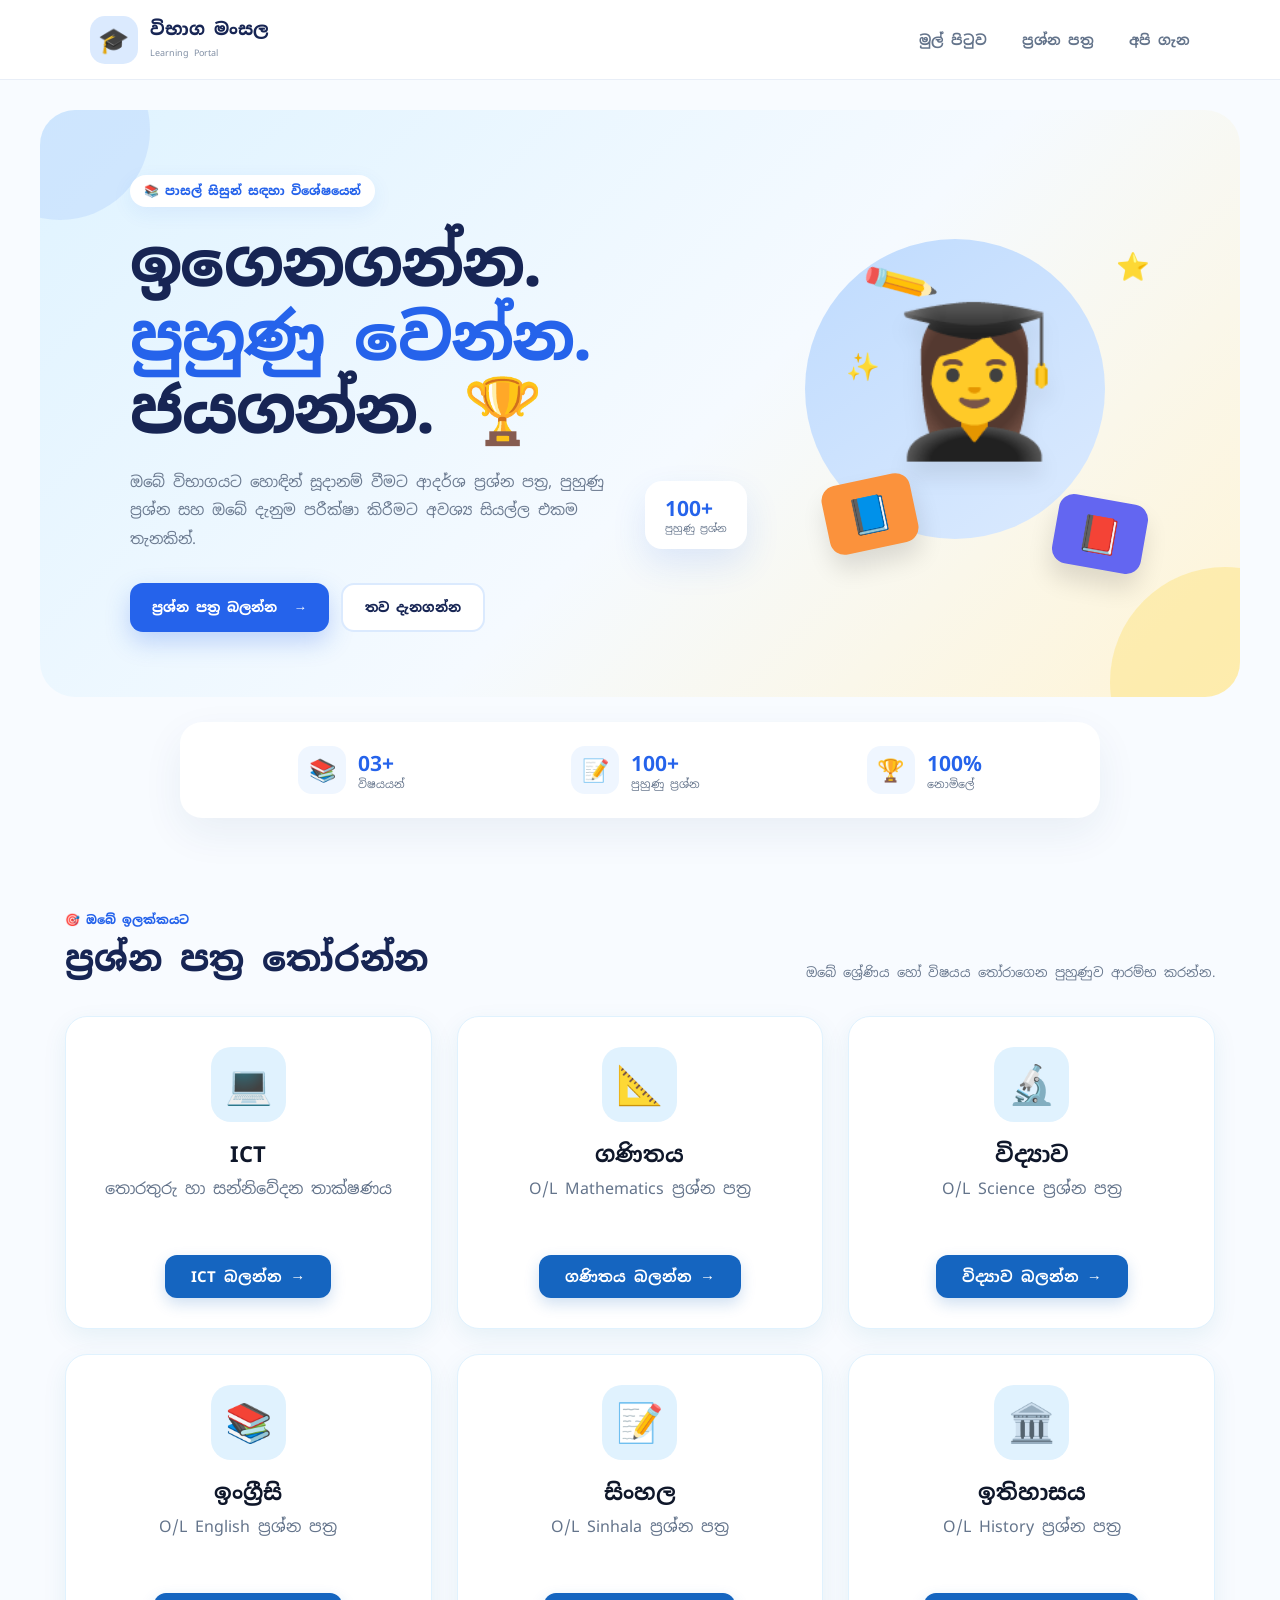
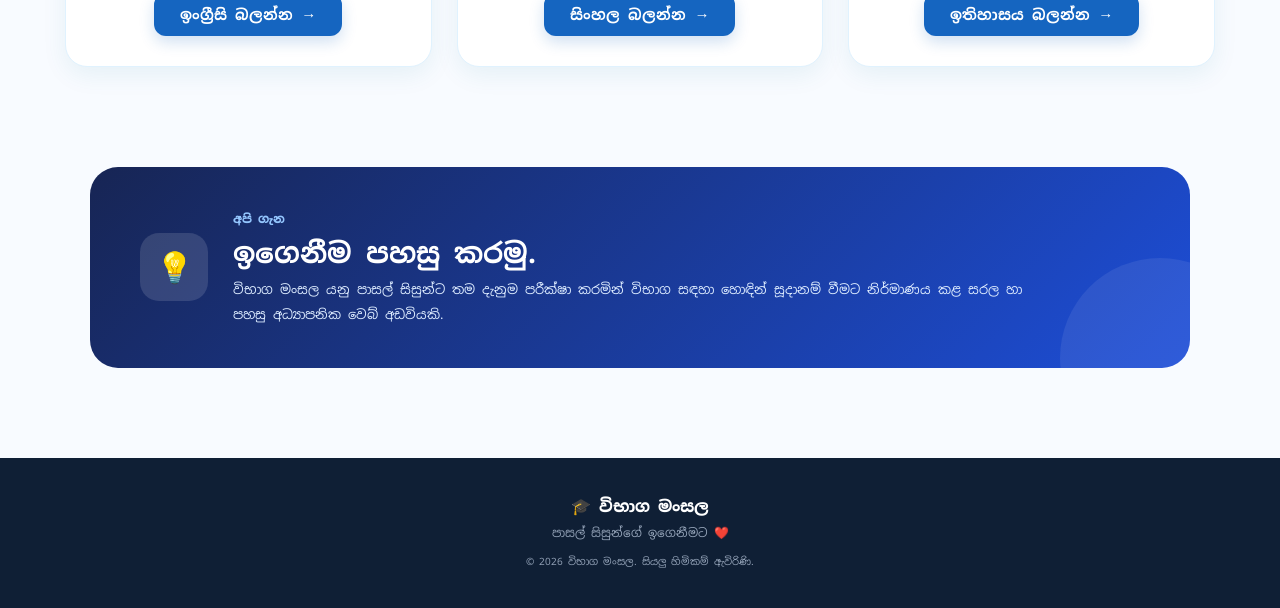
<file: index.html>
<!DOCTYPE html>
<html lang="si">

<head>
    <meta charset="UTF-8">

    <meta name="viewport"
          content="width=device-width, initial-scale=1.0">

    <title>විභාග මංසල | පාසල් සිසුන් සඳහා</title>

    <!-- Google Fonts -->
    <link rel="preconnect" href="https://fonts.googleapis.com">
    <link rel="preconnect" href="https://fonts.gstatic.com" crossorigin>

    <link href="https://fonts.googleapis.com/css2?family=Noto+Sans+Sinhala:wght@400;500;600;700;800&display=swap"
          rel="stylesheet">

    <!-- CSS -->
    <link rel="stylesheet" href="style.css">
</head>

<body>

    <!-- ================= HEADER ================= -->

    <header class="header">

        <div class="logo">
            <div class="logo-icon">🎓</div>

            <div>
                <h2>විභාග මංසල</h2>
                <span>Learning Portal</span>
            </div>
        </div>


        <nav class="navbar">

            <a href="#home">මුල් පිටුව</a>

            <a href="#papers">ප්‍රශ්න පත්‍ර</a>

            <a href="#about">අපි ගැන</a>

        </nav>


        <button class="menu-btn" onclick="toggleMenu()">
            ☰
        </button>

    </header>


    <!-- ================= HERO ================= -->

    <section class="hero" id="home">

        <div class="hero-content">

            <div class="small-title">
                📚 පාසල් සිසුන් සඳහා විශේෂයෙන්
            </div>


            <h1>
                ඉගෙනගන්න.
                <br>

                <span>පුහුණු වෙන්න.</span>

                <br>

                ජයගන්න. 🏆
            </h1>


            <p>
                ඔබේ විභාගයට හොඳින් සූදානම් වීමට
                ආදර්ශ ප්‍රශ්න පත්‍ර, පුහුණු ප්‍රශ්න
                සහ ඔබේ දැනුම පරීක්ෂා කිරීමට
                අවශ්‍ය සියල්ල එකම තැනකින්.
            </p>


            <div class="hero-buttons">

                <button class="primary-btn"
                        onclick="scrollToPapers()">

                    ප්‍රශ්න පත්‍ර බලන්න

                    <span>→</span>

                </button>


                <button class="secondary-btn"
                        onclick="showInfo()">

                    තව දැනගන්න
                </button>

            </div>

        </div>


        <!-- HERO ILLUSTRATION -->

        <div class="hero-image">

            <div class="circle"></div>

            <div class="student">
                👩‍🎓
            </div>

            <div class="book book-1">
                📘
            </div>

            <div class="book book-2">
                📕
            </div>

            <div class="pencil">
                ✏️
            </div>

            <div class="star star-1">
                ⭐
            </div>

            <div class="star star-2">
                ✨
            </div>

            <div class="floating-card">

                <strong>100+</strong>

                <span>
                    පුහුණු ප්‍රශ්න
                </span>

            </div>

        </div>

    </section>



    <!-- ================= STATS ================= -->

    <section class="stats">

        <div class="stat">

            <div class="stat-icon">
                📚
            </div>

            <div>
                <h3>03+</h3>
                <p>විෂයයන්</p>
            </div>

        </div>


        <div class="stat">

            <div class="stat-icon">
                📝
            </div>

            <div>
                <h3>100+</h3>
                <p>පුහුණු ප්‍රශ්න</p>
            </div>

        </div>


        <div class="stat">

            <div class="stat-icon">
                🏆
            </div>

            <div>
                <h3>100%</h3>
                <p>නොමිලේ</p>
            </div>

        </div>

    </section>



    <!-- ================= PAPERS ================= -->

    <section class="papers-section" id="papers">

        <div class="section-header">

            <div>

                <span class="section-label">
                    🎯 ඔබේ ඉලක්කයට
                </span>

                <h2>
                    ප්‍රශ්න පත්‍ර තෝරන්න
                </h2>

            </div>

            <p>
                ඔබේ ශ්‍රේණිය හෝ විෂයය තෝරාගෙන
                පුහුණුව ආරම්භ කරන්න.
            </p>

        </div>



        <div class="cards-container">

  <!-- ICT -->
        <div class="subject-card">
            <div class="subject-icon">💻</div>
            <h3>ICT</h3>
            <p>තොරතුරු හා සන්නිවේදන තාක්ෂණය</p>
            <a href="ict.html" class="subject-button">
    ICT බලන්න →
</a>
        </div>

        <!-- Mathematics -->
        <div class="subject-card">
            <div class="subject-icon">📐</div>
            <h3>ගණිතය</h3>
            <p>O/L Mathematics ප්‍රශ්න පත්‍ර</p>
            <a href="ganithaya.html" class="subject-button">
    ගණිතය බලන්න →
</a>
        </div>

        <!-- Science -->
        <div class="subject-card">
            <div class="subject-icon">🔬</div>
            <h3>විද්‍යාව</h3>
            <p>O/L Science ප්‍රශ්න පත්‍ර</p>
           <a href="vidyawa/vidyawa.html" class="subject-button">
    විද්‍යාව බලන්න →
</a>
        </div>

        <!-- English -->
        <div class="subject-card">
            <div class="subject-icon">📚</div>
            <h3>ඉංග්‍රීසි</h3>
            <p>O/L English ප්‍රශ්න පත්‍ර</p>
            <a href="english.html" class="subject-button">
    ඉංග්‍රීසි බලන්න →
</a>
        </div>

        <!-- Sinhala -->
        <div class="subject-card">
            <div class="subject-icon">📝</div>
            <h3>සිංහල</h3>
            <p>O/L Sinhala ප්‍රශ්න පත්‍ර</p>
            <a href="sinhala/sinhala.html" class="subject-button">
    සිංහල බලන්න →
</a>
        </div>

        <!-- History -->
        <div class="subject-card">
            <div class="subject-icon">🏛️</div>
            <h3>ඉතිහාසය</h3>
            <p>O/L History ප්‍රශ්න පත්‍ර</p>
           <a href="ithihasaya.html" class="subject-button">
    ඉතිහාසය බලන්න →
</a>
        </div>

    </div>

    </section>



    <!-- ================= ABOUT ================= -->

    <section class="about-section" id="about">

        <div class="about-icon">
            💡
        </div>


        <div class="about-content">

            <span class="section-label">
                අපි ගැන
            </span>

            <h2>
                ඉගෙනීම පහසු කරමු.
            </h2>

            <p>
                විභාග මංසල යනු පාසල් සිසුන්ට
                තම දැනුම පරීක්ෂා කරමින්
                විභාග සඳහා හොඳින් සූදානම් වීමට
                නිර්මාණය කළ සරල හා පහසු
                අධ්‍යාපනික වෙබ් අඩවියකි.
            </p>

        </div>

    </section>



    <!-- ================= FOOTER ================= -->

    <footer>

        <div class="footer-logo">
            🎓 විභාග මංසල
        </div>

        <p>
            පාසල් සිසුන්ගේ ඉගෙනීමට ❤️
        </p>

        <small>
            © 2026 විභාග මංසල. සියලු හිමිකම් ඇවිරිණි.
        </small>

    </footer>



    <!-- JavaScript -->

    <script src="script.js"></script>

</body>

</html>
</file>
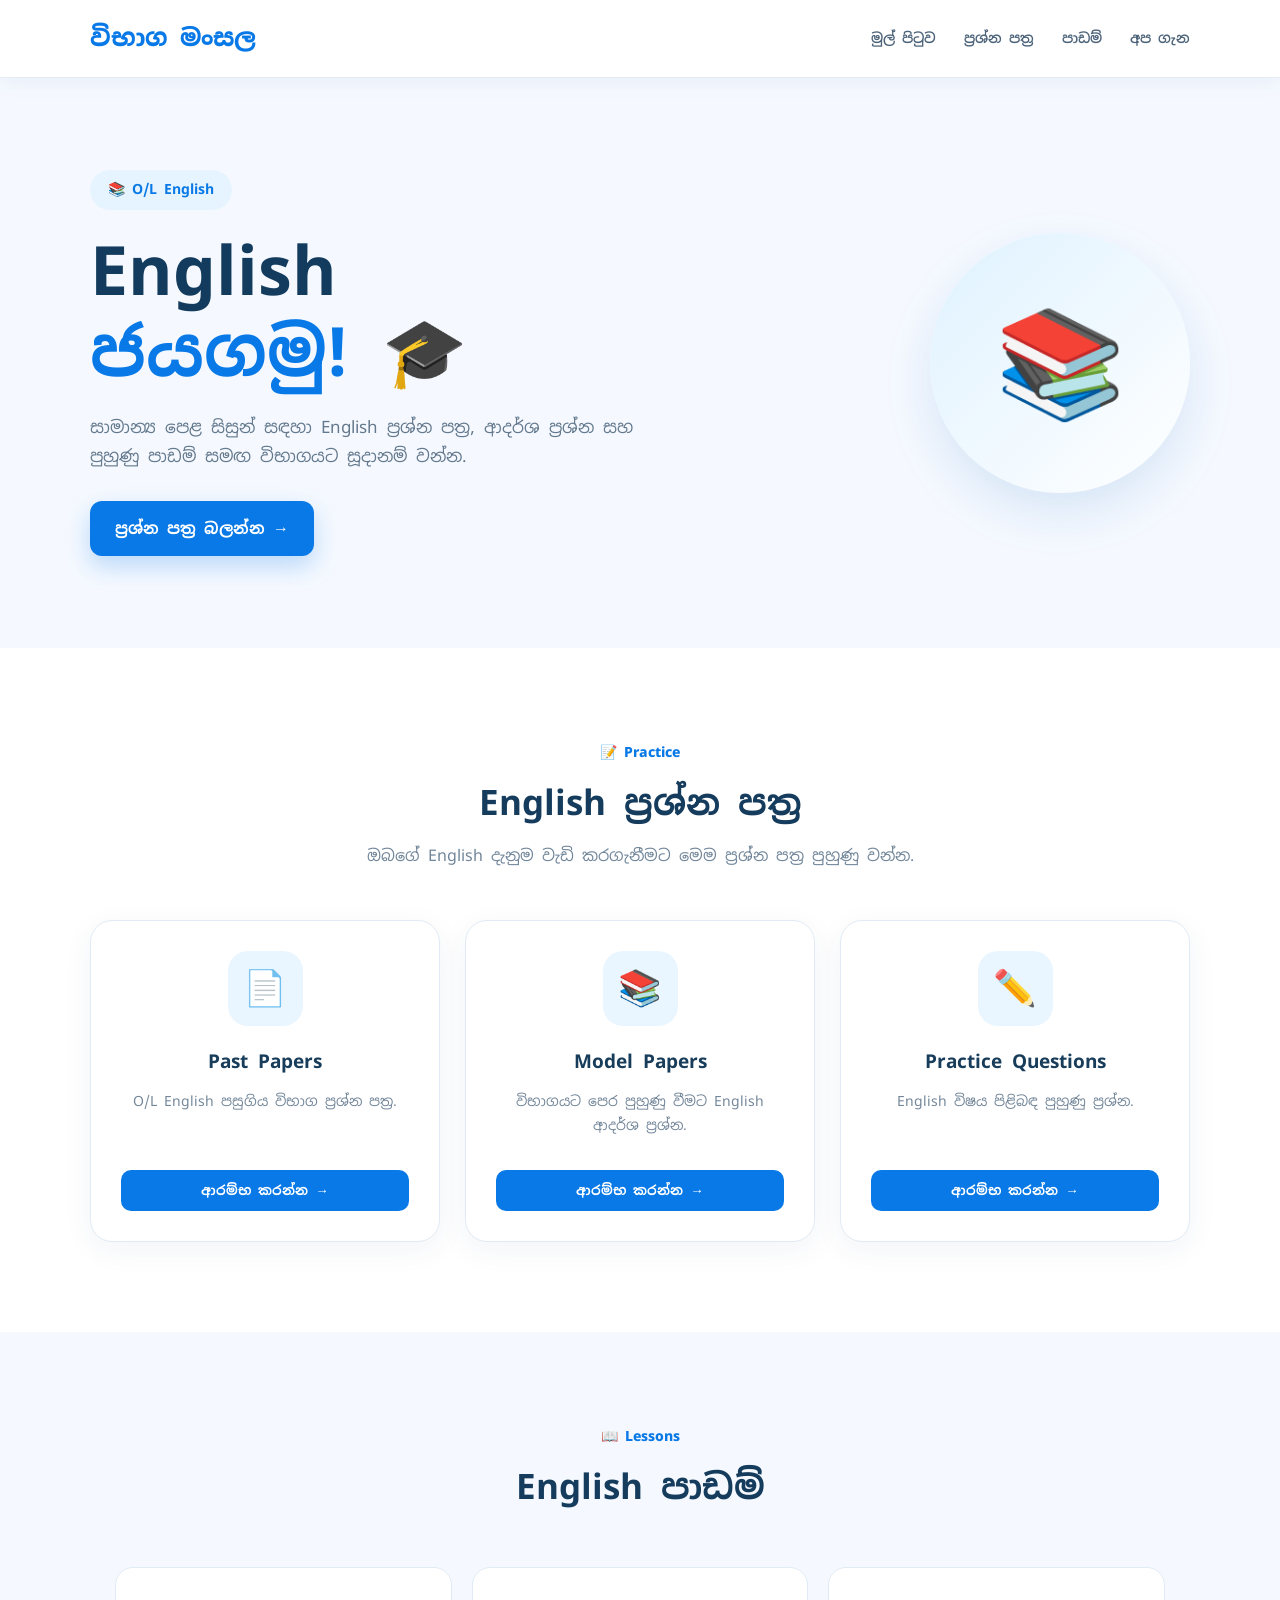
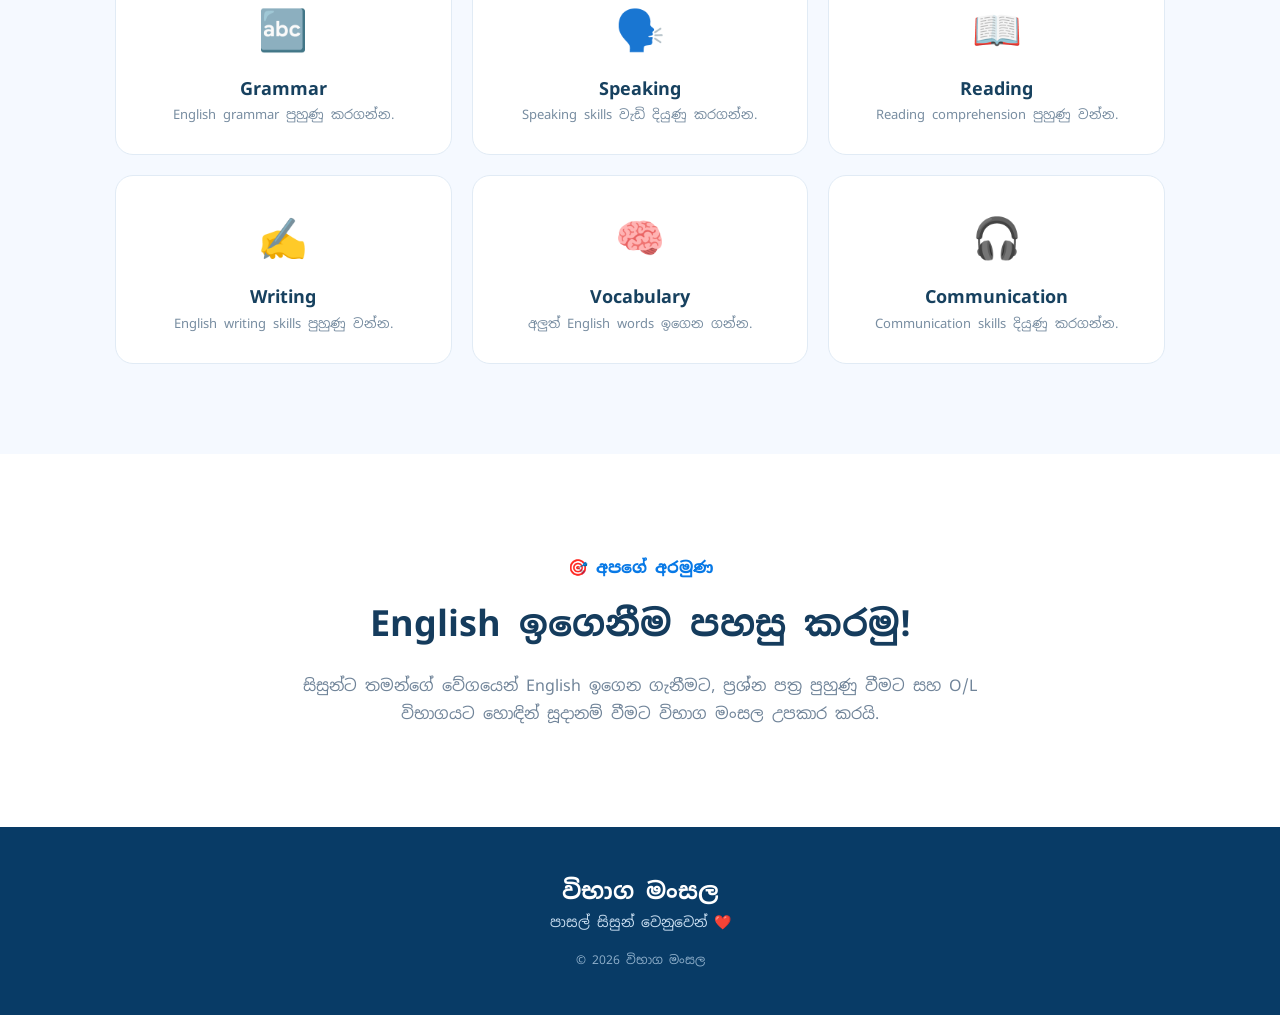
<file: english.html>
<!DOCTYPE html>
<html lang="en">

<head>
    <meta charset="UTF-8">
    <meta name="viewport" content="width=device-width, initial-scale=1.0">

    <title>English | විභාග මංසල</title>

    <link rel="stylesheet" href="english.css">
</head>

<body>

<header class="header">
    <div class="container">

        <a href="../index.html" class="logo">
            විභාග මංසල
        </a>

        <nav>
            <a href="../index.html">මුල් පිටුව</a>
            <a href="#papers">ප්‍රශ්න පත්‍ර</a>
            <a href="#topics">පාඩම්</a>
            <a href="#about">අප ගැන</a>
        </nav>

    </div>
</header>


<main>

    <!-- HERO -->

    <section class="hero">

        <div class="hero-content">

            <span class="badge">📚 O/L English</span>

            <h1>
                English
                <br>
                <span>ජයගමු! 🎓</span>
            </h1>

            <p>
                සාමාන්‍ය පෙළ සිසුන් සඳහා English
                ප්‍රශ්න පත්‍ර, ආදර්ශ ප්‍රශ්න සහ
                පුහුණු පාඩම් සමඟ විභාගයට සූදානම් වන්න.
            </p>

            <a href="#papers" class="hero-button">
                ප්‍රශ්න පත්‍ර බලන්න →
            </a>

        </div>

        <div class="hero-image">
            📚
        </div>

    </section>


    <!-- PAPERS -->

    <section id="papers" class="papers-section">

        <div class="section-title">

            <span>📝 Practice</span>

            <h2>English ප්‍රශ්න පත්‍ර</h2>

            <p>
                ඔබගේ English දැනුම වැඩි කරගැනීමට
                මෙම ප්‍රශ්න පත්‍ර පුහුණු වන්න.
            </p>

        </div>


        <div class="papers-grid">

            <div class="paper-card">

                <div class="paper-icon">
                    📄
                </div>

                <h3>Past Papers</h3>

                <p>
                    O/L English පසුගිය විභාග
                    ප්‍රශ්න පත්‍ර.
                </p>

                <button onclick="startPaper('past')">
                    ආරම්භ කරන්න →
                </button>

            </div>


            <div class="paper-card">

                <div class="paper-icon">
                    📚
                </div>

                <h3>Model Papers</h3>

                <p>
                    විභාගයට පෙර පුහුණු වීමට
                    English ආදර්ශ ප්‍රශ්න.
                </p>

                <button onclick="startPaper('model')">
                    ආරම්භ කරන්න →
                </button>

            </div>


            <div class="paper-card">

                <div class="paper-icon">
                    ✏️
                </div>

                <h3>Practice Questions</h3>

                <p>
                    English විෂය පිළිබඳ
                    පුහුණු ප්‍රශ්න.
                </p>

                <button onclick="startPaper('practice')">
                    ආරම්භ කරන්න →
                </button>

            </div>

        </div>

    </section>


    <!-- TOPICS -->

    <section id="topics" class="topics-section">

        <div class="section-title">

            <span>📖 Lessons</span>

            <h2>English පාඩම්</h2>

        </div>


        <div class="topics-grid">

            <div class="topic-card">
                <div>🔤</div>
                <h3>Grammar</h3>
                <p>
                    English grammar
                    පුහුණු කරගන්න.
                </p>
            </div>


            <div class="topic-card">
                <div>🗣️</div>
                <h3>Speaking</h3>
                <p>
                    Speaking skills
                    වැඩි දියුණු කරගන්න.
                </p>
            </div>


            <div class="topic-card">
                <div>📖</div>
                <h3>Reading</h3>
                <p>
                    Reading comprehension
                    පුහුණු වන්න.
                </p>
            </div>


            <div class="topic-card">
                <div>✍️</div>
                <h3>Writing</h3>
                <p>
                    English writing
                    skills පුහුණු වන්න.
                </p>
            </div>


            <div class="topic-card">
                <div>🧠</div>
                <h3>Vocabulary</h3>
                <p>
                    අලුත් English words
                    ඉගෙන ගන්න.
                </p>
            </div>


            <div class="topic-card">
                <div>🎧</div>
                <h3>Communication</h3>
                <p>
                    Communication skills
                    දියුණු කරගන්න.
                </p>
            </div>

        </div>

    </section>


    <!-- ABOUT -->

    <section id="about" class="about-section">

        <div class="about-content">

            <span>🎯 අපගේ අරමුණ</span>

            <h2>
                English ඉගෙනීම
                පහසු කරමු!
            </h2>

            <p>
                සිසුන්ට තමන්ගේ වේගයෙන් English ඉගෙන ගැනීමට,
                ප්‍රශ්න පත්‍ර පුහුණු වීමට සහ O/L විභාගයට
                හොඳින් සූදානම් වීමට විභාග මංසල උපකාර කරයි.
            </p>

        </div>

    </section>

</main>


<footer>

    <h3>විභාග මංසල</h3>

    <p>
        පාසල් සිසුන් වෙනුවෙන් ❤️
    </p>

    <p class="copyright">
        © 2026 විභාග මංසල
    </p>

</footer>


<script src="english.js"></script>

</body>
</html>
</file>
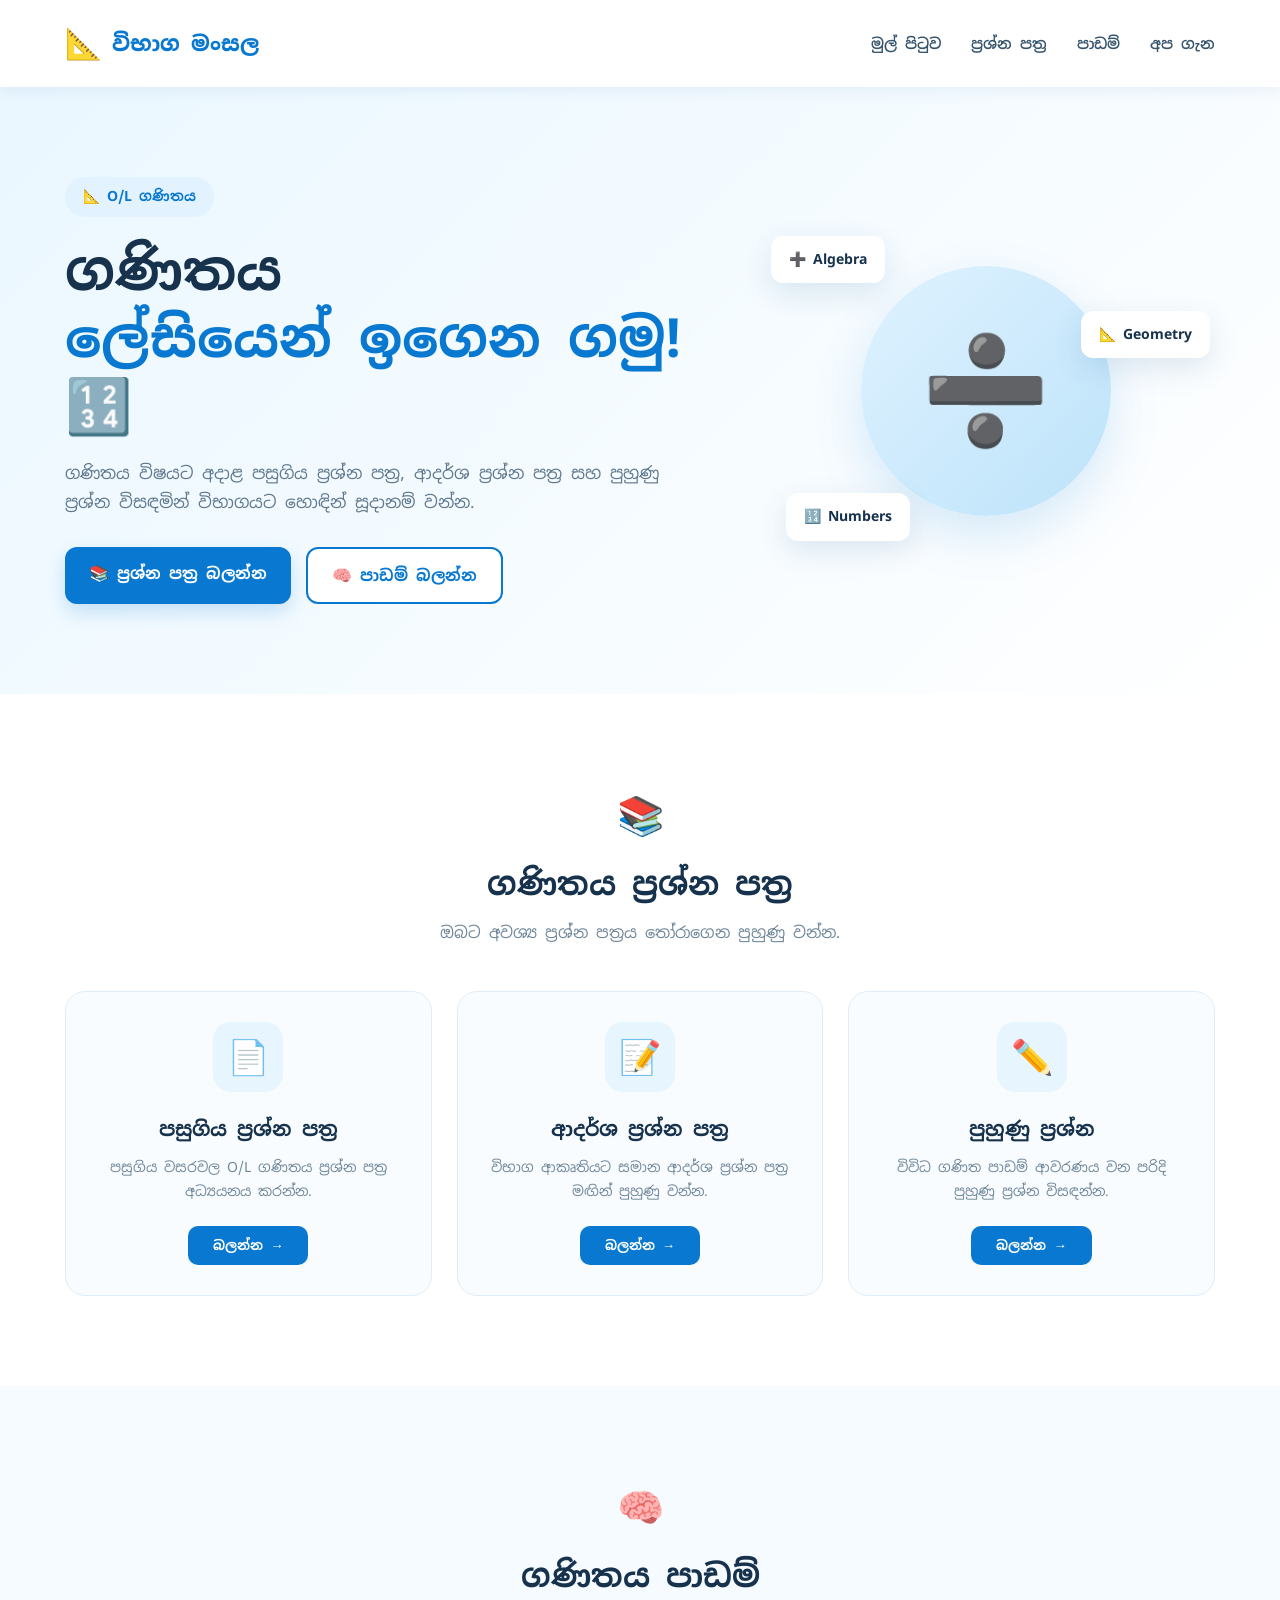
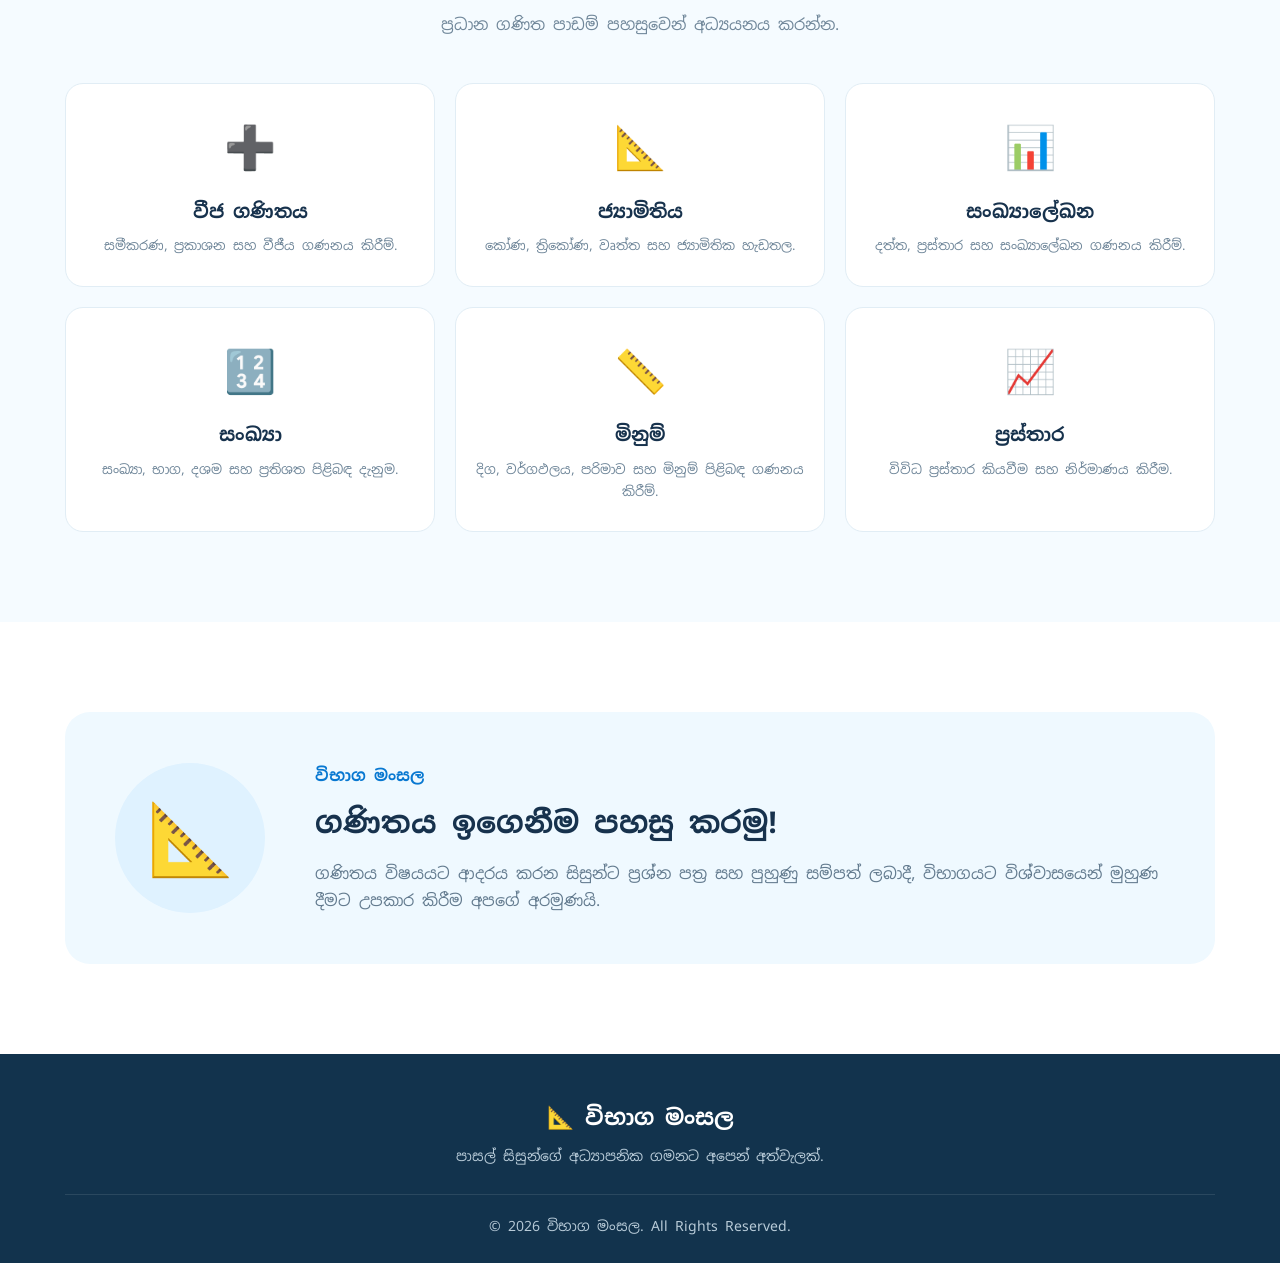
<file: ganithaya.html>
<!DOCTYPE html>
<html lang="si">

<head>
    <meta charset="UTF-8">
    <meta name="viewport" content="width=device-width, initial-scale=1.0">

    <title>ගණිතය | විභාග මංසල</title>

    <link rel="stylesheet" href="ganithaya.css">

    <link rel="preconnect" href="https://fonts.googleapis.com">
    <link rel="preconnect" href="https://fonts.gstatic.com" crossorigin>

    <link href="https://fonts.googleapis.com/css2?family=Noto+Sans+Sinhala:wght@400;500;600;700;800&display=swap"
        rel="stylesheet">
</head>

<body>

    <!-- HEADER -->

    <header class="header">

        <div class="container nav-container">

            <a href="../index.html" class="logo">
                <span class="logo-icon">📐</span>
                <span>විභාග මංසල</span>
            </a>

            <nav class="navbar">

                <a href="../index.html">මුල් පිටුව</a>
                <a href="#papers">ප්‍රශ්න පත්‍ර</a>
                <a href="#topics">පාඩම්</a>
                <a href="#about">අප ගැන</a>

            </nav>

            <button class="menu-btn" onclick="toggleMenu()">
                ☰
            </button>

        </div>

    </header>


    <!-- HERO -->

    <section class="hero">

        <div class="container hero-content">

            <div class="hero-text">

                <span class="badge">
                    📐 O/L ගණිතය
                </span>

                <h1>
                    ගණිතය
                    <br>
                    <span>ලේසියෙන් ඉගෙන ගමු! 🔢</span>
                </h1>

                <p>
                    ගණිතය විෂයට අදාළ පසුගිය ප්‍රශ්න පත්‍ර,
                    ආදර්ශ ප්‍රශ්න පත්‍ර සහ පුහුණු ප්‍රශ්න
                    විසඳමින් විභාගයට හොඳින් සූදානම් වන්න.
                </p>

                <div class="hero-buttons">

                    <a href="#papers" class="primary-btn">
                        📚 ප්‍රශ්න පත්‍ර බලන්න
                    </a>

                    <a href="#topics" class="secondary-btn">
                        🧠 පාඩම් බලන්න
                    </a>

                </div>

            </div>


            <div class="hero-image">

                <div class="math-circle">
                    ➗
                </div>

                <div class="floating-card card-one">
                    ➕ Algebra
                </div>

                <div class="floating-card card-two">
                    📐 Geometry
                </div>

                <div class="floating-card card-three">
                    🔢 Numbers
                </div>

            </div>

        </div>

    </section>


    <!-- PAPERS -->

    <section class="papers-section" id="papers">

        <div class="container">

            <div class="section-title">

                <span>📚</span>

                <h2>
                    ගණිතය ප්‍රශ්න පත්‍ර
                </h2>

                <p>
                    ඔබට අවශ්‍ය ප්‍රශ්න පත්‍රය තෝරාගෙන පුහුණු වන්න.
                </p>

            </div>


            <div class="papers-grid">


                <!-- PAST PAPERS -->

                <div class="paper-card">

                    <div class="paper-icon">
                        📄
                    </div>

                    <h3>
                        පසුගිය ප්‍රශ්න පත්‍ර
                    </h3>

                    <p>
                        පසුගිය වසරවල O/L ගණිතය
                        ප්‍රශ්න පත්‍ර අධ්‍යයනය කරන්න.
                    </p>

                    <button onclick="openPaper('past')">
                        බලන්න →
                    </button>

                </div>


                <!-- MODEL PAPERS -->

                <div class="paper-card">

                    <div class="paper-icon">
                        📝
                    </div>

                    <h3>
                        ආදර්ශ ප්‍රශ්න පත්‍ර
                    </h3>

                    <p>
                        විභාග ආකෘතියට සමාන ආදර්ශ
                        ප්‍රශ්න පත්‍ර මඟින් පුහුණු වන්න.
                    </p>

                    <button onclick="openPaper('model')">
                        බලන්න →
                    </button>

                </div>


                <!-- PRACTICE -->

                <div class="paper-card">

                    <div class="paper-icon">
                        ✏️
                    </div>

                    <h3>
                        පුහුණු ප්‍රශ්න
                    </h3>

                    <p>
                        විවිධ ගණිත පාඩම් ආවරණය වන
                        පරිදි පුහුණු ප්‍රශ්න විසඳන්න.
                    </p>

                    <button onclick="openPaper('practice')">
                        බලන්න →
                    </button>

                </div>

            </div>

        </div>

    </section>


    <!-- TOPICS -->

    <section class="topics-section" id="topics">

        <div class="container">

            <div class="section-title">

                <span>🧠</span>

                <h2>
                    ගණිතය පාඩම්
                </h2>

                <p>
                    ප්‍රධාන ගණිත පාඩම් පහසුවෙන් අධ්‍යයනය කරන්න.
                </p>

            </div>


            <div class="topics-grid">


                <div class="topic-card">

                    <div class="topic-icon">
                        ➕
                    </div>

                    <h3>
                        වීජ ගණිතය
                    </h3>

                    <p>
                        සමීකරණ, ප්‍රකාශන සහ වීජීය
                        ගණනය කිරීම්.
                    </p>

                </div>


                <div class="topic-card">

                    <div class="topic-icon">
                        📐
                    </div>

                    <h3>
                        ජ්‍යාමිතිය
                    </h3>

                    <p>
                        කෝණ, ත්‍රිකෝණ, වෘත්ත සහ
                        ජ්‍යාමිතික හැඩතල.
                    </p>

                </div>


                <div class="topic-card">

                    <div class="topic-icon">
                        📊
                    </div>

                    <h3>
                        සංඛ්‍යාලේඛන
                    </h3>

                    <p>
                        දත්ත, ප්‍රස්තාර සහ
                        සංඛ්‍යාලේඛන ගණනය කිරීම්.
                    </p>

                </div>


                <div class="topic-card">

                    <div class="topic-icon">
                        🔢
                    </div>

                    <h3>
                        සංඛ්‍යා
                    </h3>

                    <p>
                        සංඛ්‍යා, භාග, දශම සහ
                        ප්‍රතිශත පිළිබඳ දැනුම.
                    </p>

                </div>


                <div class="topic-card">

                    <div class="topic-icon">
                        📏
                    </div>

                    <h3>
                        මිනුම්
                    </h3>

                    <p>
                        දිග, වර්ගඵලය, පරිමාව සහ
                        මිනුම් පිළිබඳ ගණනය කිරීම්.
                    </p>

                </div>


                <div class="topic-card">

                    <div class="topic-icon">
                        📈
                    </div>

                    <h3>
                        ප්‍රස්තාර
                    </h3>

                    <p>
                        විවිධ ප්‍රස්තාර කියවීම සහ
                        නිර්මාණය කිරීම.
                    </p>

                </div>

            </div>

        </div>

    </section>


    <!-- ABOUT -->

    <section class="about-section" id="about">

        <div class="container about-content">

            <div class="about-icon">
                📐
            </div>

            <div class="about-text">

                <span class="small-title">
                    විභාග මංසල
                </span>

                <h2>
                    ගණිතය ඉගෙනීම පහසු කරමු!
                </h2>

                <p>
                    ගණිතය විෂයයට ආදරය කරන සිසුන්ට
                    ප්‍රශ්න පත්‍ර සහ පුහුණු සම්පත් ලබාදී,
                    විභාගයට විශ්වාසයෙන් මුහුණ දීමට
                    උපකාර කිරීම අපගේ අරමුණයි.
                </p>

            </div>

        </div>

    </section>


    <!-- FOOTER -->

    <footer class="footer">

        <div class="container">

            <h3>
                📐 විභාග මංසල
            </h3>

            <p>
                පාසල් සිසුන්ගේ අධ්‍යාපනික ගමනට අපෙන් අත්වැලක්.
            </p>

            <p class="copyright">
                © 2026 විභාග මංසල. All Rights Reserved.
            </p>

        </div>

    </footer>


    <script src="ganithaya.js"></script>

</body>

</html>
</file>
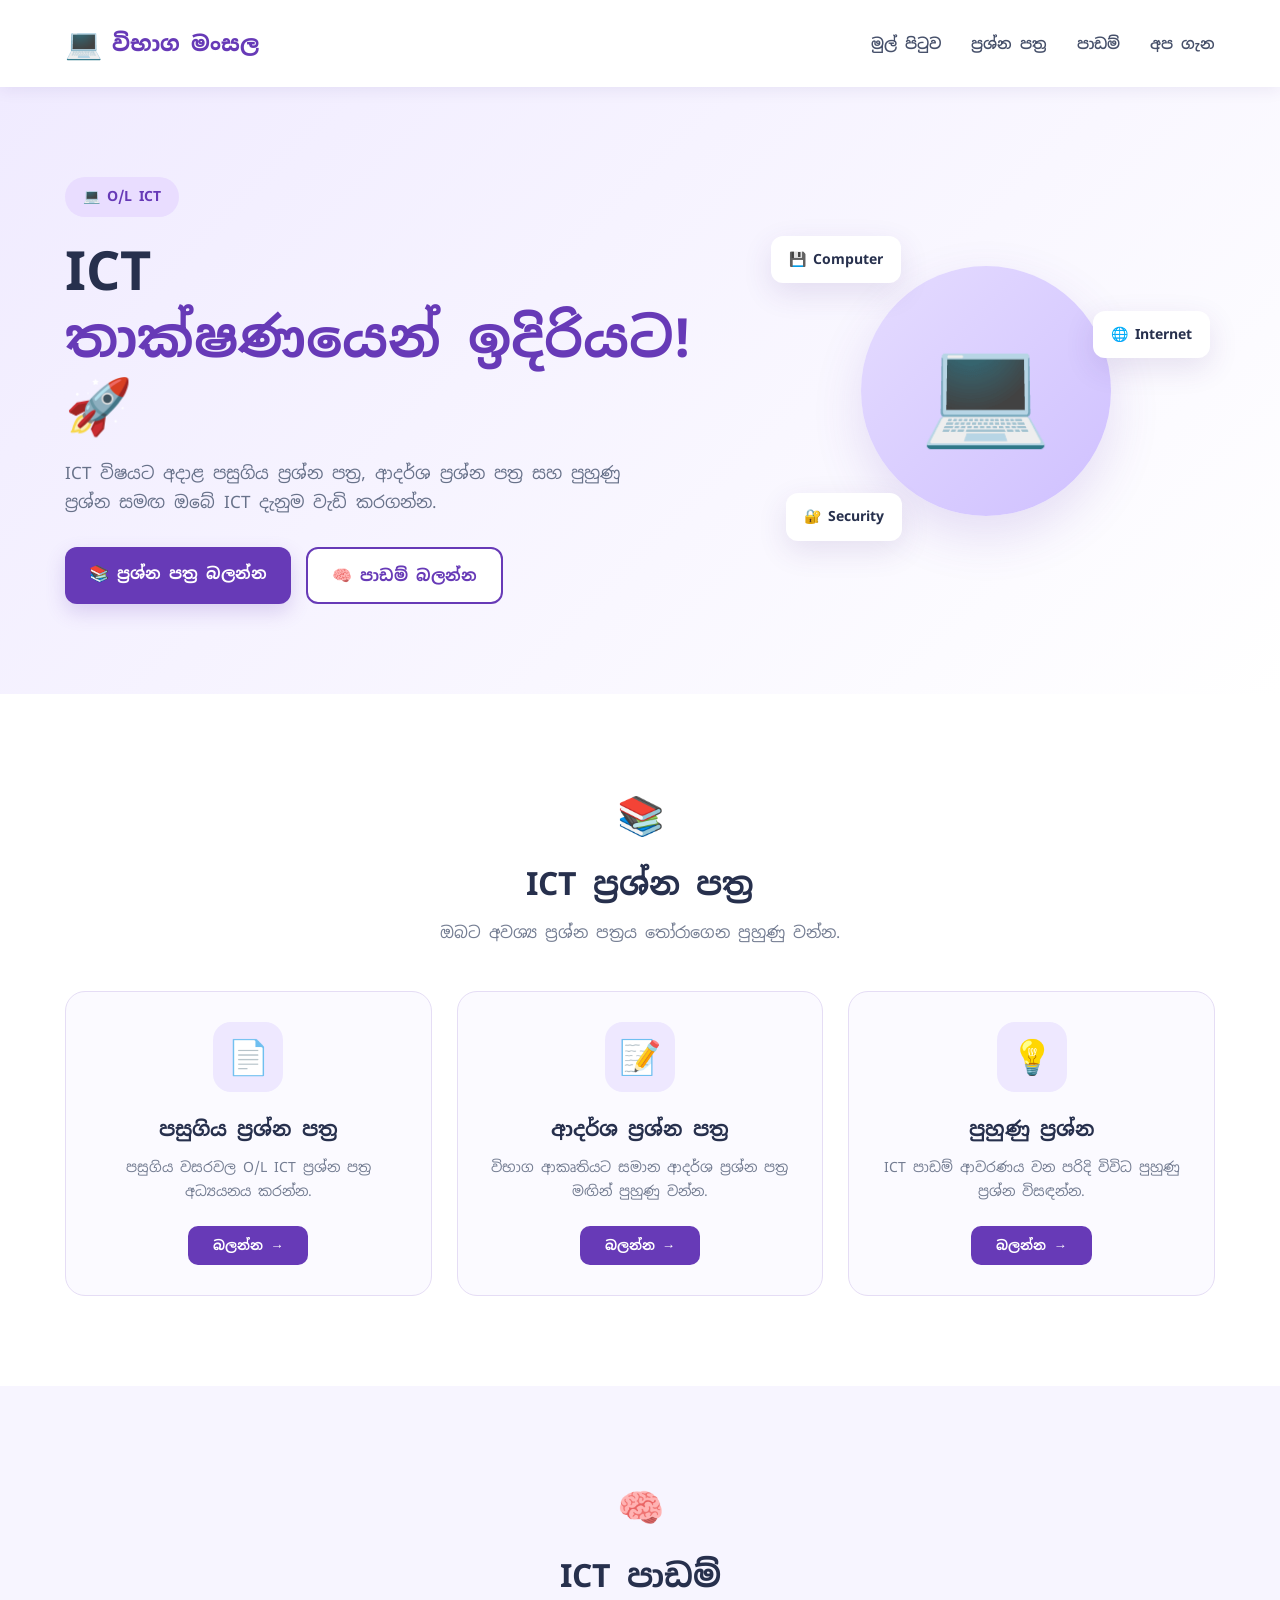
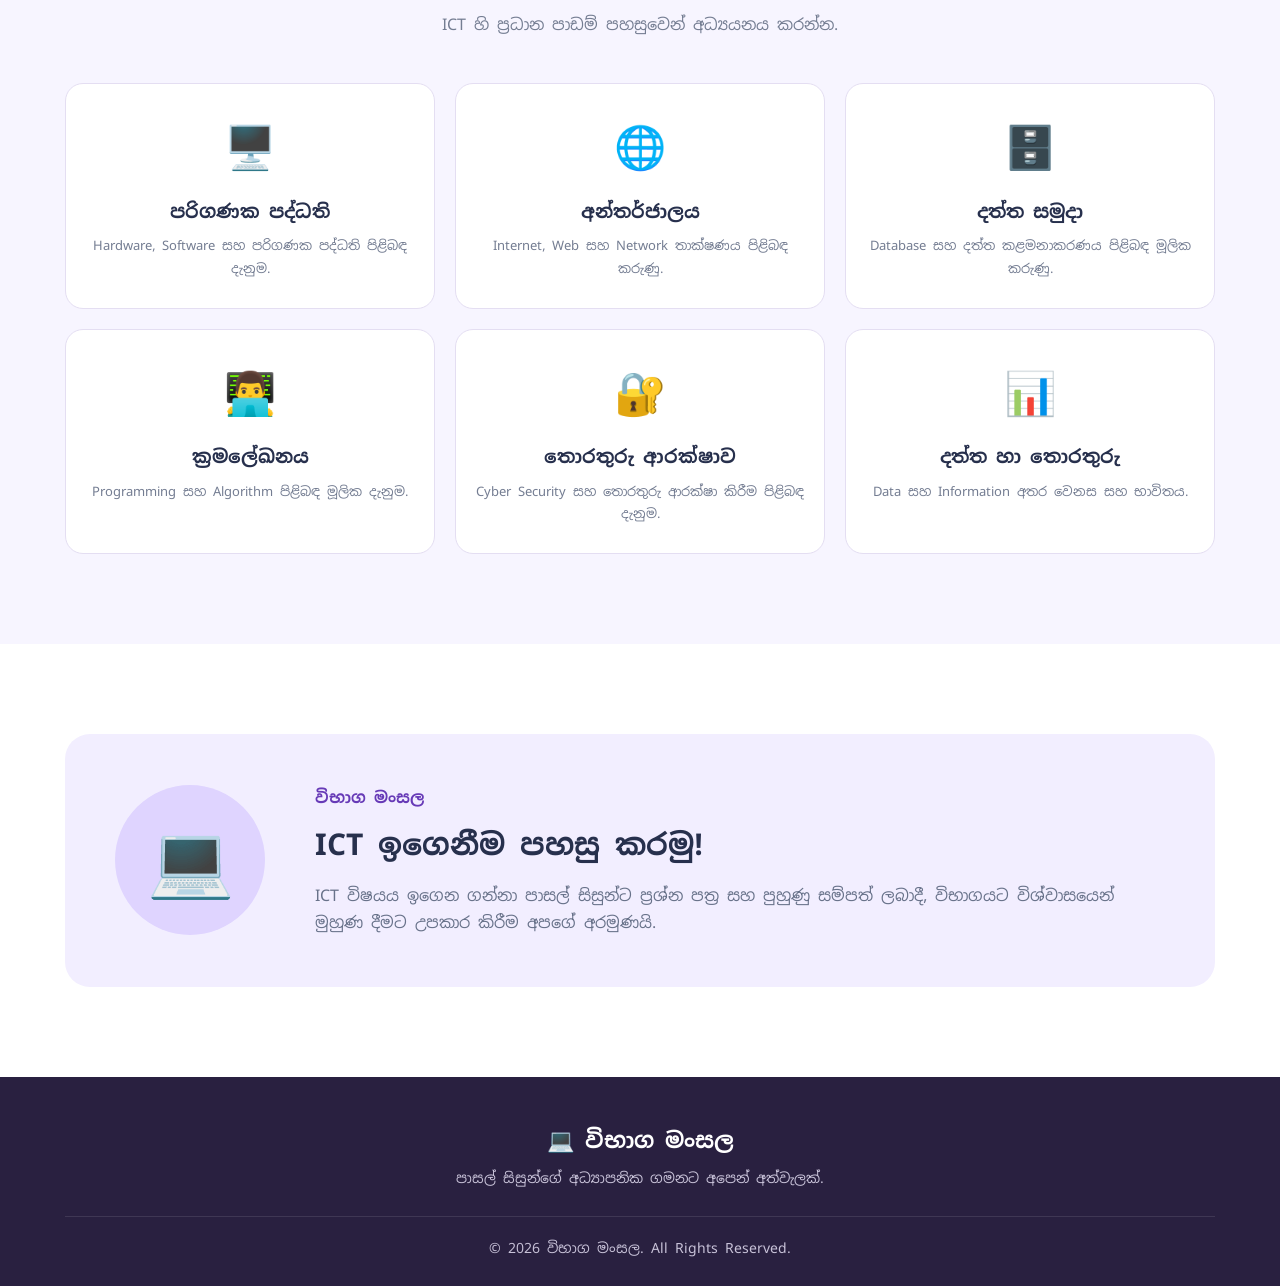
<file: ict.html>
<!DOCTYPE html>
<html lang="si">

<head>
    <meta charset="UTF-8">
    <meta name="viewport" content="width=device-width, initial-scale=1.0">

    <title>ICT | විභාග මංසල</title>

    <link rel="stylesheet" href="ict.css">

    <link rel="preconnect" href="https://fonts.googleapis.com">
    <link rel="preconnect" href="https://fonts.gstatic.com" crossorigin>

    <link href="https://fonts.googleapis.com/css2?family=Noto+Sans+Sinhala:wght@400;500;600;700;800&display=swap"
        rel="stylesheet">
</head>

<body>

    <!-- HEADER -->

    <header class="header">

        <div class="container nav-container">

            <a href="../index.html" class="logo">
                <span class="logo-icon">💻</span>
                <span>විභාග මංසල</span>
            </a>

            <nav class="navbar">

                <a href="../index.html">මුල් පිටුව</a>
                <a href="#papers">ප්‍රශ්න පත්‍ර</a>
                <a href="#topics">පාඩම්</a>
                <a href="#about">අප ගැන</a>

            </nav>

            <button class="menu-btn" onclick="toggleMenu()">
                ☰
            </button>

        </div>

    </header>


    <!-- HERO -->

    <section class="hero">

        <div class="container hero-content">

            <div class="hero-text">

                <span class="badge">
                    💻 O/L ICT
                </span>

                <h1>
                    ICT
                    <br>
                    <span>තාක්ෂණයෙන් ඉදිරියට! 🚀</span>
                </h1>

                <p>
                    ICT විෂයට අදාළ පසුගිය ප්‍රශ්න පත්‍ර,
                    ආදර්ශ ප්‍රශ්න පත්‍ර සහ පුහුණු ප්‍රශ්න
                    සමඟ ඔබේ ICT දැනුම වැඩි කරගන්න.
                </p>

                <div class="hero-buttons">

                    <a href="#papers" class="primary-btn">
                        📚 ප්‍රශ්න පත්‍ර බලන්න
                    </a>

                    <a href="#topics" class="secondary-btn">
                        🧠 පාඩම් බලන්න
                    </a>

                </div>

            </div>


            <div class="hero-image">

                <div class="computer-circle">
                    💻
                </div>

                <div class="floating-card card-one">
                    💾 Computer
                </div>

                <div class="floating-card card-two">
                    🌐 Internet
                </div>

                <div class="floating-card card-three">
                    🔐 Security
                </div>

            </div>

        </div>

    </section>


    <!-- PAPERS -->

    <section class="papers-section" id="papers">

        <div class="container">

            <div class="section-title">

                <span>📚</span>

                <h2>
                    ICT ප්‍රශ්න පත්‍ර
                </h2>

                <p>
                    ඔබට අවශ්‍ය ප්‍රශ්න පත්‍රය තෝරාගෙන පුහුණු වන්න.
                </p>

            </div>


            <div class="papers-grid">


                <!-- PAST PAPERS -->

                <div class="paper-card">

                    <div class="paper-icon">
                        📄
                    </div>

                    <h3>
                        පසුගිය ප්‍රශ්න පත්‍ර
                    </h3>

                    <p>
                        පසුගිය වසරවල O/L ICT
                        ප්‍රශ්න පත්‍ර අධ්‍යයනය කරන්න.
                    </p>

                    <button onclick="openPaper('past')">
                        බලන්න →
                    </button>

                </div>


                <!-- MODEL PAPERS -->

                <div class="paper-card">

                    <div class="paper-icon">
                        📝
                    </div>

                    <h3>
                        ආදර්ශ ප්‍රශ්න පත්‍ර
                    </h3>

                    <p>
                        විභාග ආකෘතියට සමාන ආදර්ශ
                        ප්‍රශ්න පත්‍ර මඟින් පුහුණු වන්න.
                    </p>

                    <button onclick="openPaper('model')">
                        බලන්න →
                    </button>

                </div>


                <!-- PRACTICE -->

                <div class="paper-card">

                    <div class="paper-icon">
                        💡
                    </div>

                    <h3>
                        පුහුණු ප්‍රශ්න
                    </h3>

                    <p>
                        ICT පාඩම් ආවරණය වන පරිදි
                        විවිධ පුහුණු ප්‍රශ්න විසඳන්න.
                    </p>

                    <button onclick="openPaper('practice')">
                        බලන්න →
                    </button>

                </div>

            </div>

        </div>

    </section>


    <!-- TOPICS -->

    <section class="topics-section" id="topics">

        <div class="container">

            <div class="section-title">

                <span>🧠</span>

                <h2>
                    ICT පාඩම්
                </h2>

                <p>
                    ICT හි ප්‍රධාන පාඩම් පහසුවෙන් අධ්‍යයනය කරන්න.
                </p>

            </div>


            <div class="topics-grid">


                <div class="topic-card">

                    <div class="topic-icon">
                        🖥️
                    </div>

                    <h3>
                        පරිගණක පද්ධති
                    </h3>

                    <p>
                        Hardware, Software සහ
                        පරිගණක පද්ධති පිළිබඳ දැනුම.
                    </p>

                </div>


                <div class="topic-card">

                    <div class="topic-icon">
                        🌐
                    </div>

                    <h3>
                        අන්තර්ජාලය
                    </h3>

                    <p>
                        Internet, Web සහ Network
                        තාක්ෂණය පිළිබඳ කරුණු.
                    </p>

                </div>


                <div class="topic-card">

                    <div class="topic-icon">
                        🗄️
                    </div>

                    <h3>
                        දත්ත සමුදා
                    </h3>

                    <p>
                        Database සහ දත්ත කළමනාකරණය
                        පිළිබඳ මූලික කරුණු.
                    </p>

                </div>


                <div class="topic-card">

                    <div class="topic-icon">
                        👨‍💻
                    </div>

                    <h3>
                        ක්‍රමලේඛනය
                    </h3>

                    <p>
                        Programming සහ Algorithm
                        පිළිබඳ මූලික දැනුම.
                    </p>

                </div>


                <div class="topic-card">

                    <div class="topic-icon">
                        🔐
                    </div>

                    <h3>
                        තොරතුරු ආරක්ෂාව
                    </h3>

                    <p>
                        Cyber Security සහ තොරතුරු
                        ආරක්ෂා කිරීම පිළිබඳ දැනුම.
                    </p>

                </div>


                <div class="topic-card">

                    <div class="topic-icon">
                        📊
                    </div>

                    <h3>
                        දත්ත හා තොරතුරු
                    </h3>

                    <p>
                        Data සහ Information අතර
                        වෙනස සහ භාවිතය.
                    </p>

                </div>

            </div>

        </div>

    </section>


    <!-- ABOUT -->

    <section class="about-section" id="about">

        <div class="container about-content">

            <div class="about-icon">
                💻
            </div>

            <div class="about-text">

                <span class="small-title">
                    විභාග මංසල
                </span>

                <h2>
                    ICT ඉගෙනීම පහසු කරමු!
                </h2>

                <p>
                    ICT විෂයය ඉගෙන ගන්නා පාසල් සිසුන්ට
                    ප්‍රශ්න පත්‍ර සහ පුහුණු සම්පත් ලබාදී,
                    විභාගයට විශ්වාසයෙන් මුහුණ දීමට
                    උපකාර කිරීම අපගේ අරමුණයි.
                </p>

            </div>

        </div>

    </section>


    <!-- FOOTER -->

    <footer class="footer">

        <div class="container">

            <h3>
                💻 විභාග මංසල
            </h3>

            <p>
                පාසල් සිසුන්ගේ අධ්‍යාපනික ගමනට අපෙන් අත්වැලක්.
            </p>

            <p class="copyright">
                © 2026 විභාග මංසල. All Rights Reserved.
            </p>

        </div>

    </footer>


    <script src="ict.js"></script>

</body>

</html>
</file>
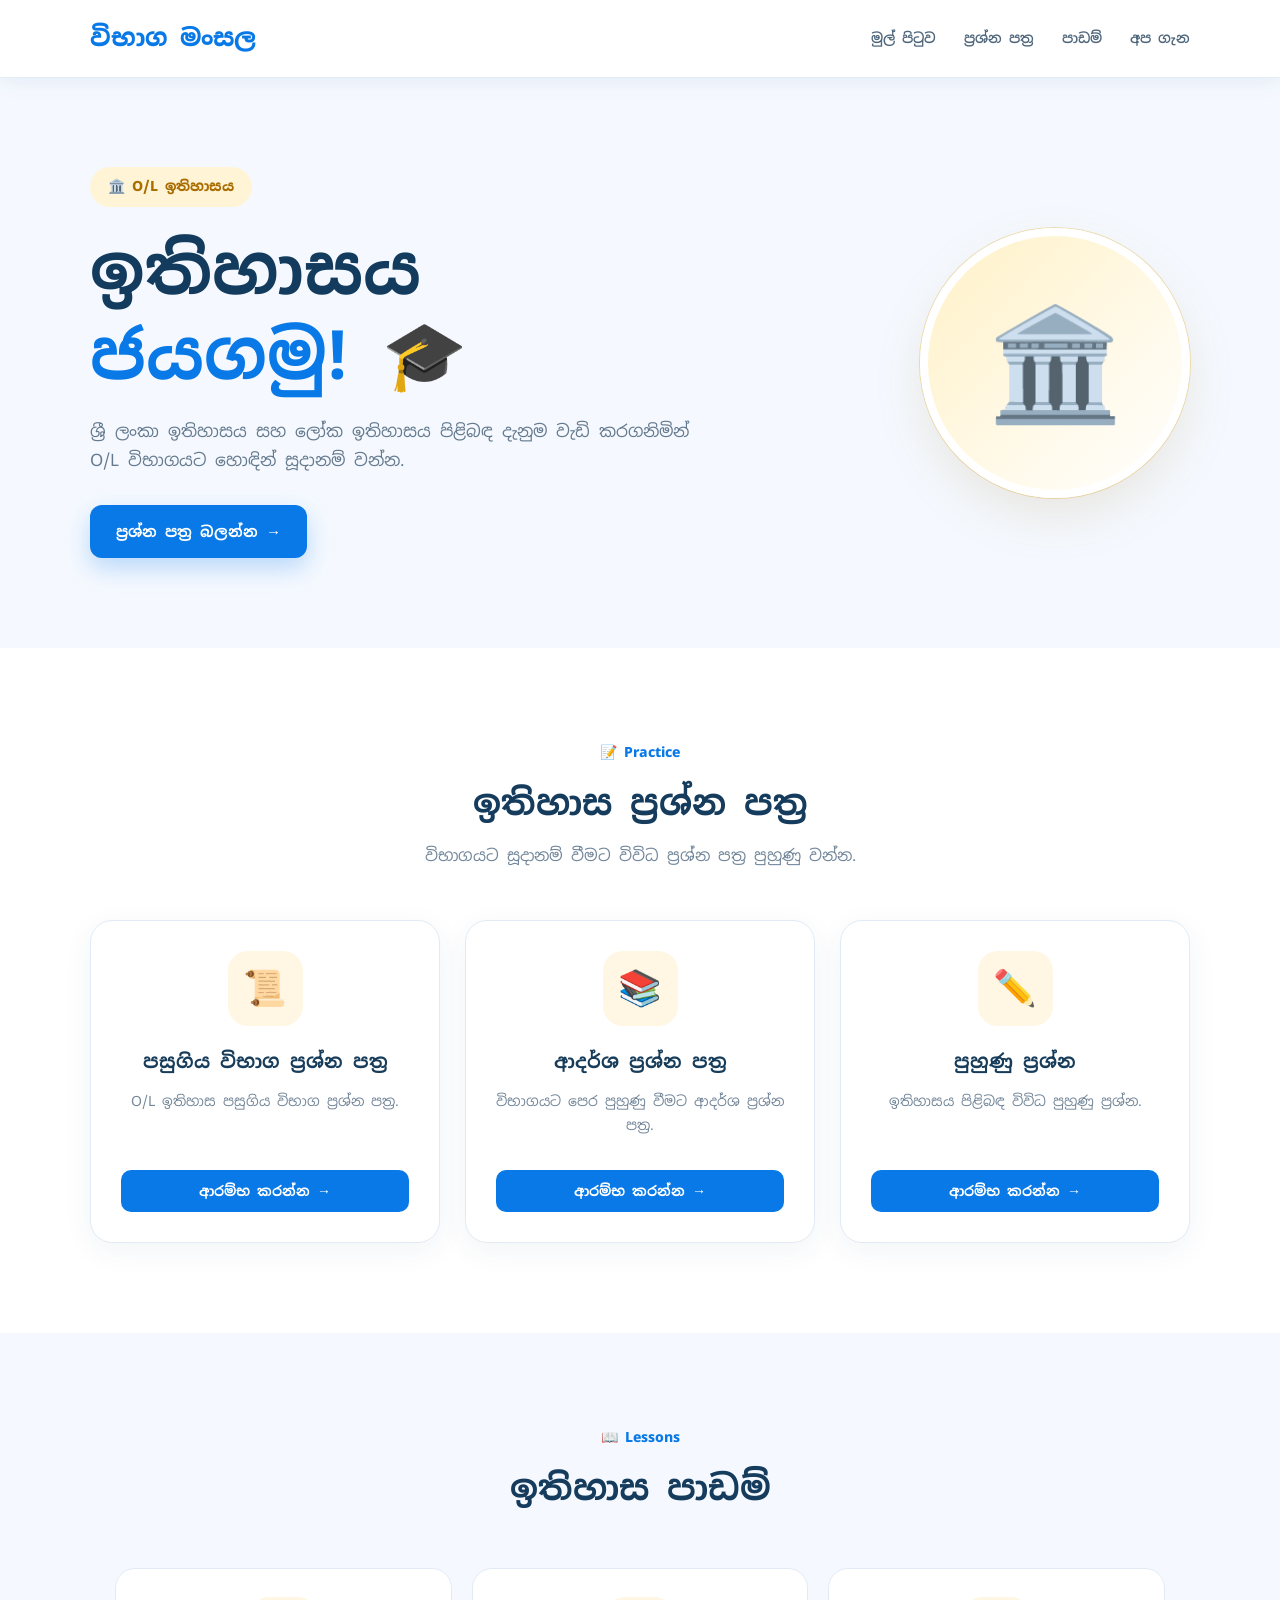
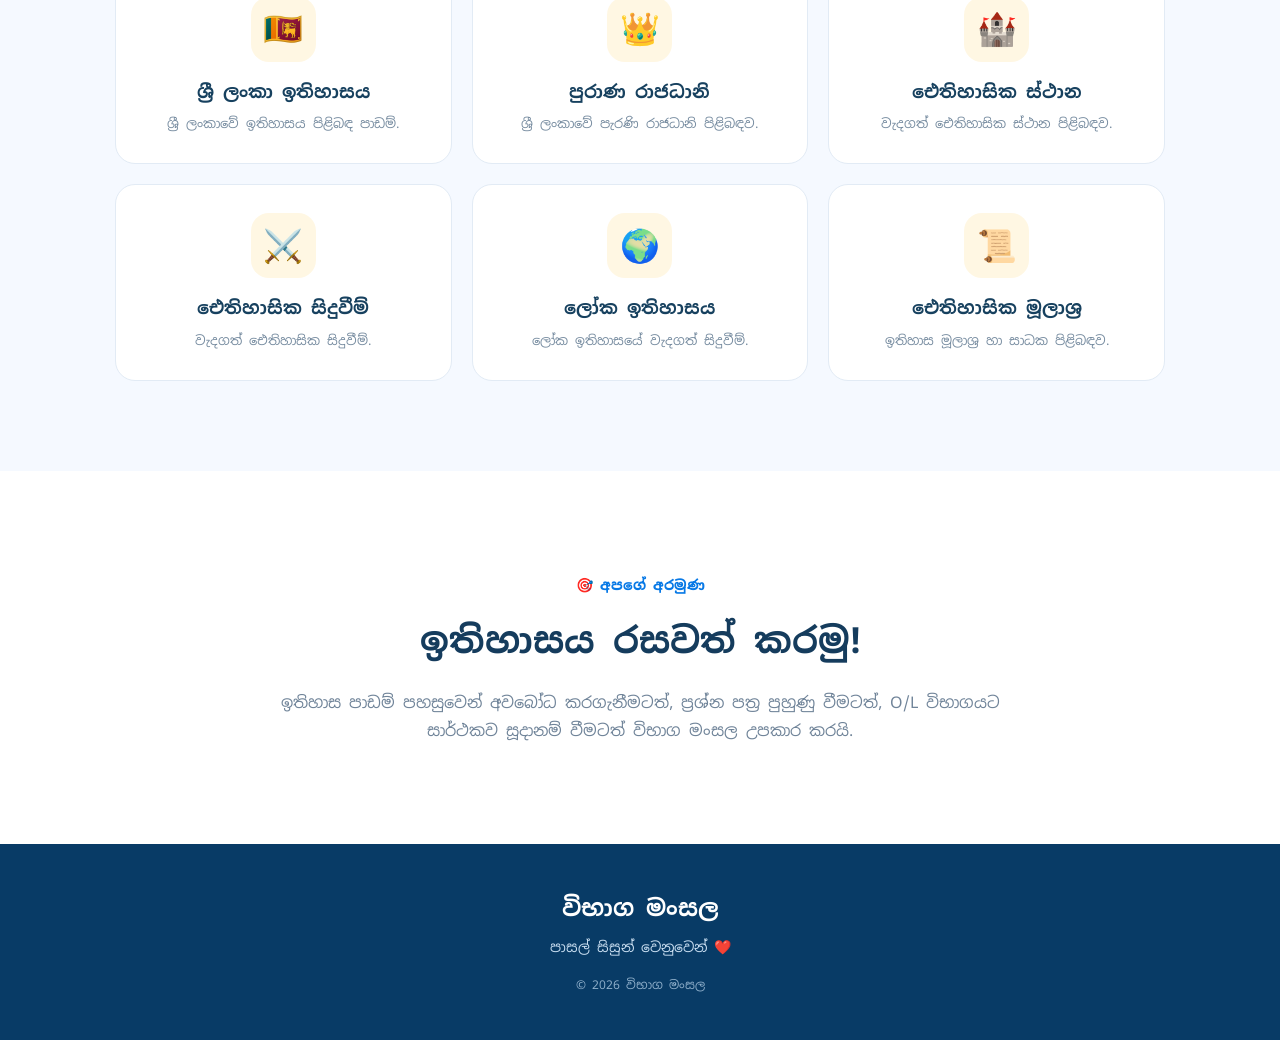
<file: ithihasaya.html>
<!DOCTYPE html>
<html lang="si">

<head>
    <meta charset="UTF-8">
    <meta name="viewport" content="width=device-width, initial-scale=1.0">

    <title>ඉතිහාසය | විභාග මංසල</title>

    <link rel="stylesheet" href="ithihasaya.css">
</head>

<body>

<header class="header">

    <div class="container">

        <a href="../index.html" class="logo">
            විභාග මංසල
        </a>

        <nav>
            <a href="../index.html">මුල් පිටුව</a>
            <a href="#papers">ප්‍රශ්න පත්‍ර</a>
            <a href="#topics">පාඩම්</a>
            <a href="#about">අප ගැන</a>
        </nav>

    </div>

</header>


<main>

    <!-- HERO -->

    <section class="hero">

        <div class="hero-content">

            <span class="badge">🏛️ O/L ඉතිහාසය</span>

            <h1>
                ඉතිහාසය
                <br>
                <span>ජයගමු! 🎓</span>
            </h1>

            <p>
                ශ්‍රී ලංකා ඉතිහාසය සහ ලෝක ඉතිහාසය
                පිළිබඳ දැනුම වැඩි කරගනිමින් O/L
                විභාගයට හොඳින් සූදානම් වන්න.
            </p>

            <a href="#papers" class="hero-button">
                ප්‍රශ්න පත්‍ර බලන්න →
            </a>

        </div>


        <div class="hero-image">
            🏛️
        </div>

    </section>


    <!-- PAPERS -->

    <section id="papers" class="papers-section">

        <div class="section-title">

            <span>📝 Practice</span>

            <h2>ඉතිහාස ප්‍රශ්න පත්‍ර</h2>

            <p>
                විභාගයට සූදානම් වීමට විවිධ
                ප්‍රශ්න පත්‍ර පුහුණු වන්න.
            </p>

        </div>


        <div class="papers-grid">

            <div class="paper-card">

                <div class="paper-icon">
                    📜
                </div>

                <h3>පසුගිය විභාග ප්‍රශ්න පත්‍ර</h3>

                <p>
                    O/L ඉතිහාස පසුගිය විභාග
                    ප්‍රශ්න පත්‍ර.
                </p>

                <button onclick="startPaper('past')">
                    ආරම්භ කරන්න →
                </button>

            </div>


            <div class="paper-card">

                <div class="paper-icon">
                    📚
                </div>

                <h3>ආදර්ශ ප්‍රශ්න පත්‍ර</h3>

                <p>
                    විභාගයට පෙර පුහුණු වීමට
                    ආදර්ශ ප්‍රශ්න පත්‍ර.
                </p>

                <button onclick="startPaper('model')">
                    ආරම්භ කරන්න →
                </button>

            </div>


            <div class="paper-card">

                <div class="paper-icon">
                    ✏️
                </div>

                <h3>පුහුණු ප්‍රශ්න</h3>

                <p>
                    ඉතිහාසය පිළිබඳ විවිධ
                    පුහුණු ප්‍රශ්න.
                </p>

                <button onclick="startPaper('practice')">
                    ආරම්භ කරන්න →
                </button>

            </div>

        </div>

    </section>


    <!-- TOPICS -->

    <section id="topics" class="topics-section">

        <div class="section-title">

            <span>📖 Lessons</span>

            <h2>ඉතිහාස පාඩම්</h2>

        </div>


        <div class="topics-grid">

            <div class="topic-card">

                <div>🇱🇰</div>

                <h3>ශ්‍රී ලංකා ඉතිහාසය</h3>

                <p>
                    ශ්‍රී ලංකාවේ ඉතිහාසය
                    පිළිබඳ පාඩම්.
                </p>

            </div>


            <div class="topic-card">

                <div>👑</div>

                <h3>පුරාණ රාජධානි</h3>

                <p>
                    ශ්‍රී ලංකාවේ පැරණි
                    රාජධානි පිළිබඳව.
                </p>

            </div>


            <div class="topic-card">

                <div>🏰</div>

                <h3>ඓතිහාසික ස්ථාන</h3>

                <p>
                    වැදගත් ඓතිහාසික
                    ස්ථාන පිළිබඳව.
                </p>

            </div>


            <div class="topic-card">

                <div>⚔️</div>

                <h3>ඓතිහාසික සිදුවීම්</h3>

                <p>
                    වැදගත් ඓතිහාසික
                    සිදුවීම්.
                </p>

            </div>


            <div class="topic-card">

                <div>🌍</div>

                <h3>ලෝක ඉතිහාසය</h3>

                <p>
                    ලෝක ඉතිහාසයේ වැදගත්
                    සිදුවීම්.
                </p>

            </div>


            <div class="topic-card">

                <div>📜</div>

                <h3>ඓතිහාසික මූලාශ්‍ර</h3>

                <p>
                    ඉතිහාස මූලාශ්‍ර හා
                    සාධක පිළිබඳව.
                </p>

            </div>

        </div>

    </section>


    <!-- ABOUT -->

    <section id="about" class="about-section">

        <div class="about-content">

            <span>🎯 අපගේ අරමුණ</span>

            <h2>
                ඉතිහාසය
                රසවත් කරමු!
            </h2>

            <p>
                ඉතිහාස පාඩම් පහසුවෙන් අවබෝධ කරගැනීමටත්,
                ප්‍රශ්න පත්‍ර පුහුණු වීමටත්,
                O/L විභාගයට සාර්ථකව සූදානම් වීමටත්
                විභාග මංසල උපකාර කරයි.
            </p>

        </div>

    </section>

</main>


<footer>

    <h3>විභාග මංසල</h3>

    <p>
        පාසල් සිසුන් වෙනුවෙන් ❤️
    </p>

    <p class="copyright">
        © 2026 විභාග මංසල
    </p>

</footer>


<script src="ithihasaya.js"></script>

</body>
</html>
</file>
<file: style.css>
@import url('https://fonts.googleapis.com/css2?family=Noto+Sans+Sinhala:wght@400;500;600;700;800&display=swap');

:root {
    --blue: #2563eb;
    --dark-blue: #172554;
    --sky: #e0f2fe;
    --yellow: #facc15;
    --orange: #fb923c;
    --purple: #8b5cf6;
    --green: #22c55e;
    --pink: #ec4899;
    --white: #ffffff;
    --text: #24324a;
    --muted: #6b7a90;
    --background: #f8fbff;
}

* {
    margin: 0;
    padding: 0;
    box-sizing: border-box;
}

html {
    scroll-behavior: smooth;
}

body {
    font-family: 'Noto Sans Sinhala', sans-serif;
    background: var(--background);
    color: var(--text);
}


/* ==========================================
   HEADER
========================================== */

.header {
    width: 100%;
    height: 80px;

    padding: 0 7%;

    display: flex;
    align-items: center;
    justify-content: space-between;

    background: white;

    border-bottom: 1px solid #e8eef7;

    position: sticky;
    top: 0;
    z-index: 1000;
}

.logo {
    display: flex;
    align-items: center;
    gap: 12px;
}

.logo-icon {
    width: 48px;
    height: 48px;

    display: flex;
    align-items: center;
    justify-content: center;

    border-radius: 15px;

    background: #dbeafe;

    font-size: 25px;
}

.logo h2 {
    color: var(--dark-blue);

    font-size: 17px;

    font-weight: 800;
}

.logo span {
    color: #8290a5;

    font-size: 9px;
}

.navbar {
    display: flex;
    align-items: center;
    gap: 35px;
}

.navbar a {
    color: #64748b;

    text-decoration: none;

    font-size: 14px;

    font-weight: 700;

    transition: .25s;
}

.navbar a:hover {
    color: var(--blue);

    transform: translateY(-2px);
}

.menu-btn {
    display: none;

    border: none;

    background: #eff6ff;

    color: var(--blue);

    padding: 9px 12px;

    border-radius: 10px;

    font-size: 20px;

    cursor: pointer;
}


/* ==========================================
   HERO SECTION
========================================== */

.hero {
    max-width: 1200px;

    min-height: 540px;

    margin: 30px auto;

    padding: 65px 7%;

    display: grid;

    grid-template-columns: 1fr 1fr;

    align-items: center;

    position: relative;

    overflow: hidden;

    border-radius: 35px;

    background:
        linear-gradient(
            135deg,
            #dff3ff,
            #f5faff 55%,
            #fff4d5
        );
}


/* Decorative circles */

.hero::before {
    content: "";

    position: absolute;

    width: 180px;
    height: 180px;

    border-radius: 50%;

    background: #bfdbfe;

    top: -70px;
    left: -70px;

    opacity: .55;
}

.hero::after {
    content: "";

    position: absolute;

    width: 230px;
    height: 230px;

    border-radius: 50%;

    background: #fde68a;

    right: -100px;
    bottom: -100px;

    opacity: .55;
}


/* ==========================================
   HERO CONTENT
========================================== */

.hero-content {
    position: relative;

    z-index: 3;
}

.small-title {
    display: inline-block;

    padding: 8px 14px;

    border-radius: 30px;

    background: white;

    color: var(--blue);

    font-size: 12px;

    font-weight: 800;

    box-shadow:
        0 6px 20px rgba(37,99,235,.08);

    margin-bottom: 20px;
}

.hero h1 {
    color: var(--dark-blue);

    font-size: clamp(42px, 5vw, 67px);

    line-height: 1.15;

    font-weight: 800;

    letter-spacing: -2px;
}

.hero h1 span {
    color: var(--blue);
}

.hero p {
    max-width: 580px;

    margin: 20px 0 30px;

    color: var(--muted);

    font-size: 15px;

    line-height: 1.9;
}


/* ==========================================
   HERO BUTTONS
========================================== */

.hero-buttons {
    display: flex;

    gap: 12px;
}

.primary-btn,
.secondary-btn {
    padding: 14px 22px;

    border-radius: 13px;

    font-family: inherit;

    font-weight: 800;

    cursor: pointer;

    transition: .3s;
}

.primary-btn {
    border: none;

    background: var(--blue);

    color: white;

    box-shadow:
        0 10px 25px
        rgba(37,99,235,.25);
}

.primary-btn:hover {
    transform: translateY(-4px);

    box-shadow:
        0 15px 30px
        rgba(37,99,235,.3);
}

.primary-btn span {
    margin-left: 10px;
}

.secondary-btn {
    border: 2px solid #dbeafe;

    background: white;

    color: var(--dark-blue);
}

.secondary-btn:hover {
    border-color: var(--blue);

    color: var(--blue);

    transform: translateY(-3px);
}


/* ==========================================
   HERO ART
========================================== */

.hero-image {
    height: 380px;

    position: relative;

    z-index: 2;
}

.circle {
    position: absolute;

    width: 300px;
    height: 300px;

    border-radius: 50%;

    background:
        linear-gradient(
            145deg,
            #bfdbfe,
            #dbeafe
        );

    right: 45px;
    top: 25px;
}


/* Student */

.student {
    position: absolute;

    right: 85px;
    top: 70px;

    font-size: 145px;

    animation:
        floatStudent 3s ease-in-out infinite;

    filter:
        drop-shadow(
            0 15px 10px
            rgba(0,0,0,.08)
        );
}


/* Books */

.book {
    position: absolute;

    width: 90px;
    height: 70px;

    display: flex;
    align-items: center;
    justify-content: center;

    border-radius: 15px;

    font-size: 35px;

    box-shadow:
        0 15px 25px
        rgba(0,0,0,.12);
}

.book-1 {
    right: 235px;
    bottom: 45px;

    background: #fb923c;

    transform: rotate(-12deg);
}

.book-2 {
    right: 5px;
    bottom: 25px;

    background: #6366f1;

    transform: rotate(10deg);
}


/* Pencil */

.pencil {
    position: absolute;

    right: 220px;
    top: 35px;

    font-size: 50px;

    transform: rotate(-30deg);

    animation:
        pencilMove 3s ease-in-out infinite;
}


/* Stars */

.star {
    position: absolute;

    font-size: 27px;

    animation:
        starMove 2s ease-in-out infinite;
}

.star-1 {
    right: 0;
    top: 35px;
}

.star-2 {
    right: 270px;
    top: 135px;

    animation-delay: .5s;
}


/* Floating info card */

.floating-card {
    position: absolute;

    left: 5px;
    bottom: 45px;

    background: white;

    padding: 14px 20px;

    border-radius: 17px;

    display: flex;

    flex-direction: column;

    box-shadow:
        0 15px 35px
        rgba(37,99,235,.12);

    animation:
        floatingCard 3s ease-in-out infinite;
}

.floating-card strong {
    color: var(--blue);

    font-size: 21px;
}

.floating-card span {
    color: var(--muted);

    font-size: 10px;
}


/* ==========================================
   STATS
========================================== */

.stats {
    max-width: 920px;

    margin: -5px auto 90px;

    padding: 24px 35px;

    display: flex;

    justify-content: space-around;

    background: white;

    border-radius: 22px;

    box-shadow:
        0 15px 40px
        rgba(30,70,110,.07);
}

.stat {
    display: flex;

    align-items: center;

    gap: 12px;
}

.stat-icon {
    width: 48px;
    height: 48px;

    display: grid;

    place-items: center;

    border-radius: 14px;

    background: #eff6ff;

    font-size: 22px;
}

.stat h3 {
    color: var(--blue);

    font-size: 21px;
}

.stat p {
    color: var(--muted);

    font-size: 11px;
}


/* ==========================================
   PAPERS SECTION
========================================== */

.papers-section {
    max-width: 1200px;

    margin: auto;

    padding: 0 25px 100px;
}

.section-header {
    display: flex;

    justify-content: space-between;

    align-items: end;

    margin-bottom: 35px;
}

.section-label {
    color: var(--blue);

    font-size: 12px;

    font-weight: 800;
}

.section-header h2 {
    margin-top: 7px;

    color: var(--dark-blue);

    font-size: 35px;

    font-weight: 800;
}

.section-header p {
    color: var(--muted);

    font-size: 13px;
}


/* ==========================================
   CARDS
========================================== */

.cards-container {
    display: grid;

    grid-template-columns:
        repeat(3, 1fr);

    gap: 25px;
}

.paper-card {
    padding: 30px;

    background: white;

    border-radius: 25px;

    border: 2px solid transparent;

    position: relative;

    overflow: hidden;

    box-shadow:
        0 12px 35px
        rgba(30,70,110,.08);

    transition:
        transform .3s,
        box-shadow .3s,
        border .3s;
}


/* Card top colors */

.scholarship {
    border-color: #fef3c7;
}

.ict {
    border-color: #e0f2fe;
}

.maths {
    border-color: #ede9fe;
}


.paper-card:hover {
    transform: translateY(-10px);

    box-shadow:
        0 25px 50px
        rgba(30,70,110,.14);
}


/* Decorative circle */

.paper-card::after {
    content: "";

    position: absolute;

    width: 100px;
    height: 100px;

    border-radius: 50%;

    right: -45px;
    top: -45px;

    opacity: .5;
}

.scholarship::after {
    background: #fde68a;
}

.ict::after {
    background: #bae6fd;
}

.maths::after {
    background: #ddd6fe;
}


/* Card Header */

.card-header {
    display: flex;

    align-items: center;

    justify-content: space-between;

    margin-bottom: 22px;

    position: relative;

    z-index: 2;
}

.subject-icon {
    width: 60px;
    height: 60px;

    display: grid;

    place-items: center;

    border-radius: 18px;

    font-size: 29px;
}

.scholarship .subject-icon {
    background: #fff7d6;
}

.ict .subject-icon {
    background: #e5f7ff;
}

.maths .subject-icon {
    background: #f0ebff;
}

.badge {
    padding: 7px 12px;

    border-radius: 20px;

    background: #f1f5f9;

    color: #52657d;

    font-size: 10px;

    font-weight: 800;
}


/* Card Content */

.paper-card h3 {
    color: var(--dark-blue);

    font-size: 22px;

    line-height: 1.5;

    margin-bottom: 12px;
}

.paper-card p {
    color: var(--muted);

    font-size: 13px;

    line-height: 1.8;

    min-height: 75px;
}


/* Card Info */

.card-info {
    display: flex;

    gap: 8px;

    flex-wrap: wrap;

    margin: 18px 0;
}

.card-info span {
    padding: 7px 10px;

    background: #f8fafc;

    border-radius: 8px;

    color: #687a90;

    font-size: 10px;
}


/* Card button */

.paper-card button {
    width: 100%;

    padding: 14px;

    border: none;

    border-radius: 12px;

    background: #eff6ff;

    color: var(--blue);

    font-family: inherit;

    font-weight: 800;

    cursor: pointer;

    transition: .3s;
}

.paper-card button:hover {
    background: var(--blue);

    color: white;

    transform: translateY(-2px);
}

.paper-card button span {
    margin-left: 10px;
}


/* ==========================================
   ABOUT
========================================== */

.about-section {
    max-width: 1100px;

    margin: 0 auto 90px;

    padding: 40px 50px;

    display: flex;

    align-items: center;

    gap: 25px;

    border-radius: 28px;

    background:
        linear-gradient(
            135deg,
            #172554,
            #1d4ed8
        );

    position: relative;

    overflow: hidden;
}

.about-section::after {
    content: "";

    position: absolute;

    width: 200px;
    height: 200px;

    border-radius: 50%;

    right: -70px;
    bottom: -90px;

    background: rgba(255,255,255,.08);
}

.about-icon {
    width: 68px;
    height: 68px;

    flex-shrink: 0;

    display: grid;

    place-items: center;

    border-radius: 19px;

    background: rgba(255,255,255,.13);

    font-size: 30px;
}

.about-section .section-label {
    color: #93c5fd;
}

.about-section h2 {
    margin: 7px 0;

    color: white;

    font-size: 28px;
}

.about-section p {
    max-width: 800px;

    color: #dbeafe;

    font-size: 13px;

    line-height: 1.9;
}


/* ==========================================
   FOOTER
========================================== */

footer {
    padding: 38px 20px;

    text-align: center;

    background: #0f1f35;

    color: #94a3b8;
}

.footer-logo {
    color: white;

    font-size: 16px;

    font-weight: 800;

    margin-bottom: 8px;
}

footer p {
    font-size: 12px;

    margin-bottom: 8px;
}

footer small {
    font-size: 10px;
}


/* ==========================================
   ANIMATIONS
========================================== */

@keyframes floatStudent {

    0% {
        transform: translateY(0);
    }

    50% {
        transform: translateY(-13px);
    }

    100% {
        transform: translateY(0);
    }

}


@keyframes pencilMove {

    0% {
        transform:
            rotate(-30deg)
            translateY(0);
    }

    50% {
        transform:
            rotate(-25deg)
            translateY(-8px);
    }

    100% {
        transform:
            rotate(-30deg)
            translateY(0);
    }

}


@keyframes starMove {

    0% {
        transform: scale(1)
                   rotate(0);
    }

    50% {
        transform: scale(1.2)
                   rotate(15deg);
    }

    100% {
        transform: scale(1)
                   rotate(0);
    }

}


@keyframes floatingCard {

    0% {
        transform: translateY(0);
    }

    50% {
        transform: translateY(-8px);
    }

    100% {
        transform: translateY(0);
    }

}


/* ==========================================
   TABLET
========================================== */

@media(max-width: 900px) {

    .hero {
        grid-template-columns: 1fr;

        margin:
            20px 15px;

        padding:
            45px 30px;
    }

    .hero-image {
        margin-top: 20px;

        height: 300px;
    }

    .cards-container {
        grid-template-columns: 1fr;
    }

    .section-header {
        display: block;
    }

    .section-header p {
        margin-top: 10px;
    }

}


/* ==========================================
   MOBILE
========================================== */

@media(max-width: 600px) {

    .header {
        padding: 0 5%;
    }

    .navbar {
        display: none;

        position: absolute;

        top: 80px;

        left: 0;

        width: 100%;

        padding: 20px;

        background: white;

        flex-direction: column;

        gap: 18px;

        box-shadow:
            0 12px 30px
            rgba(0,0,0,.08);
    }

    .navbar.active {
        display: flex;
    }

    .menu-btn {
        display: block;
    }

    .hero {
        border-radius: 25px;
    }

    .hero h1 {
        font-size: 43px;
    }

    .hero p {
        font-size: 13px;
    }

    .hero-buttons {
        flex-direction: column;
    }

    .hero-buttons button {
        width: 100%;
    }

    .hero-image {
        transform: scale(.78);

        transform-origin: center;
    }

    .stats {
        margin:
            0 15px 65px;

        flex-direction: column;

        gap: 18px;

        padding: 25px;
    }

    .stat {
        justify-content: center;
    }

    .papers-section {
        padding:
            0 18px 70px;
    }

    .section-header h2 {
        font-size: 28px;
    }

    .paper-card {
        padding: 25px;
    }

    .about-section {
        margin:
            20px 15px 60px;

        padding: 30px 25px;

        flex-direction: column;

        text-align: center;
    }

}


/* ==========================================
   SMALL PHONES
========================================== */

@media(max-width: 400px) {

    .hero h1 {
        font-size: 37px;
    }

    .hero {
        padding:
            35px 22px;
    }

    .logo h2 {
        font-size: 15px;
    }

}
/* O/L Subjects */
.subjects-section {
    padding: 80px 8%;
    background: #f7fbff;
}

.section-title {
    text-align: center;
    margin-bottom: 45px;
}

.section-title span {
    font-size: 40px;
}

.section-title h2 {
    font-size: 34px;
    color: #075985;
    margin: 10px 0;
}

.section-title p {
    color: #64748b;
    font-size: 16px;
}

.subjects-grid {
    max-width: 1200px;
    margin: auto;
    display: grid;
    grid-template-columns: repeat(3, 1fr);
    gap: 25px;
}

.subject-card {
    background: white;
    padding: 30px 25px;
    border-radius: 22px;
    text-align: center;
    border: 1px solid #e0f2fe;
    box-shadow: 0 8px 25px rgba(14, 116, 144, 0.08);
    transition: 0.3s ease;
}

.subject-card:hover {
    transform: translateY(-8px);
    box-shadow: 0 15px 35px rgba(14, 116, 144, 0.15);
}

.subject-icon {
    width: 75px;
    height: 75px;
    margin: 0 auto 18px;
    display: flex;
    align-items: center;
    justify-content: center;
    background: #e0f2fe;
    border-radius: 20px;
    font-size: 38px;
}

.subject-card h3 {
    color: #0f172a;
    font-size: 22px;
    margin-bottom: 10px;
}

.subject-card p {
    color: #64748b;
    min-height: 45px;
    margin-bottom: 20px;
}

.subject-card button {
    border: none;
    background: #0284c7;
    color: white;
    padding: 12px 20px;
    border-radius: 12px;
    cursor: pointer;
    font-size: 14px;
    transition: 0.3s;
}

.subject-card button:hover {
    background: #0369a1;
}

/* Mobile */
@media (max-width: 768px) {

    .subjects-section {
        padding: 60px 5%;
    }

    .section-title h2 {
        font-size: 28px;
    }

    .subjects-grid {
        grid-template-columns: 1fr;
    }

    .subject-card {
        padding: 25px 20px;
    }
}
/* ========================================
   SUBJECT BUTTONS
======================================== */

.subject-button {
    display: inline-block;
    text-decoration: none;
    background: #1565c0;
    color: #ffffff;
    padding: 12px 26px;
    border-radius: 12px;
    font-size: 15px;
    font-weight: 700;
    border: none;
    cursor: pointer;
    transition: all 0.3s ease;
    box-shadow: 0 6px 15px rgba(21, 101, 192, 0.20);
    margin-top: 12px;
}

/* Hover */
.subject-button:hover {
    background: #0d47a1;
    color: #ffffff;
    transform: translateY(-4px);
    box-shadow: 0 10px 22px rgba(21, 101, 192, 0.30);
}

/* Click */
.subject-button:active {
    transform: translateY(0);
}

/* Focus */
.subject-button:focus {
    outline: none;
}
</file>
<file: english.css>
@import url('https://fonts.googleapis.com/css2?family=Noto+Sans+Sinhala:wght@400;500;600;700;800&display=swap');

* {
    margin: 0;
    padding: 0;
    box-sizing: border-box;
}

html {
    scroll-behavior: smooth;
}

body {
    font-family: 'Noto Sans Sinhala', Arial, sans-serif;
    background: #f5f9ff;
    color: #17324d;
    line-height: 1.7;
}

a {
    text-decoration: none;
    color: inherit;
}

button {
    font-family: inherit;
    cursor: pointer;
}


/* HEADER */

.header {
    position: sticky;
    top: 0;
    z-index: 1000;

    background: rgba(255,255,255,0.95);
    backdrop-filter: blur(12px);

    border-bottom: 1px solid #e4edf6;
    box-shadow: 0 4px 20px rgba(0,70,140,0.06);
}

.container {
    max-width: 1150px;
    margin: auto;
    padding: 18px 25px;

    display: flex;
    justify-content: space-between;
    align-items: center;
}

.logo {
    font-size: 24px;
    font-weight: 800;
    color: #0879e6;

    transition: .3s;
}

.logo:hover {
    transform: scale(1.05);
}

nav {
    display: flex;
    gap: 28px;
}

nav a {
    color: #4d647a;
    font-size: 14px;
    font-weight: 600;

    transition: .3s;
}

nav a:hover {
    color: #0879e6;
}


/* HERO */

.hero {
    max-width: 1150px;
    min-height: 570px;

    margin: auto;
    padding: 80px 25px;

    display: flex;
    align-items: center;
    justify-content: space-between;

    gap: 50px;
}

.hero-content {
    max-width: 650px;

    animation: slideLeft .8s ease;
}

.badge {
    display: inline-block;

    padding: 8px 18px;
    margin-bottom: 20px;

    border-radius: 30px;

    background: #e6f4ff;
    color: #0879e6;

    font-size: 14px;
    font-weight: 700;
}

.hero h1 {
    font-size: clamp(42px, 6vw, 68px);
    line-height: 1.2;

    color: #123b5d;

    margin-bottom: 20px;
}

.hero h1 span {
    color: #0879e6;
}

.hero p {
    max-width: 600px;

    color: #64798d;
    font-size: 17px;

    margin-bottom: 30px;
}

.hero-button {
    display: inline-block;

    padding: 14px 25px;

    background: #0879e6;
    color: white;

    border-radius: 12px;

    font-weight: 700;

    box-shadow: 0 10px 25px rgba(8,121,230,.25);

    transition: .3s;
}

.hero-button:hover {
    transform: translateY(-4px);
    background: #056bc9;
}


/* HERO IMAGE */

.hero-image {
    width: 260px;
    height: 260px;

    display: flex;
    align-items: center;
    justify-content: center;

    font-size: 105px;

    border-radius: 50%;

    background: linear-gradient(
        135deg,
        #dff2ff,
        #ffffff
    );

    box-shadow: 0 20px 50px rgba(0,90,180,.12);

    animation: floating 3s ease-in-out infinite;
}


/* SECTION TITLE */

.section-title {
    text-align: center;
    margin-bottom: 50px;
}

.section-title span {
    color: #0879e6;

    font-size: 14px;
    font-weight: 800;
}

.section-title h2 {
    margin-top: 8px;

    font-size: 35px;
    color: #153c5d;
}

.section-title p {
    margin-top: 10px;
    color: #71869a;
}


/* PAPERS */

.papers-section {
    padding: 90px 25px;
    background: white;
}

.papers-grid {
    max-width: 1100px;
    margin: auto;

    display: grid;
    grid-template-columns: repeat(3,1fr);

    gap: 25px;
}

.paper-card {
    padding: 30px;

    background: white;

    border: 1px solid #e1ebf5;
    border-radius: 22px;

    text-align: center;

    box-shadow: 0 8px 30px rgba(0,60,120,.06);

    transition: .3s;
}

.paper-card:hover {
    transform: translateY(-10px);

    box-shadow: 0 18px 40px rgba(0,90,180,.12);

    border-color: #9ed3ff;
}

.paper-icon {
    width: 75px;
    height: 75px;

    margin: 0 auto 20px;

    display: flex;
    align-items: center;
    justify-content: center;

    background: #eaf6ff;

    border-radius: 20px;

    font-size: 35px;
}

.paper-card h3 {
    color: #183d5b;
    font-size: 19px;

    margin-bottom: 12px;
}

.paper-card p {
    color: #74879a;
    font-size: 14px;

    min-height: 60px;

    margin-bottom: 20px;
}

.paper-card button {
    width: 100%;

    padding: 12px;

    border: none;
    border-radius: 10px;

    background: #0879e6;
    color: white;

    font-weight: 700;

    transition: .3s;
}

.paper-card button:hover {
    background: #056bc9;
    transform: scale(1.03);
}


/* TOPICS */

.topics-section {
    padding: 90px 25px;
    background: #f5f9ff;
}

.topics-grid {
    max-width: 1050px;
    margin: auto;

    display: grid;
    grid-template-columns: repeat(3,1fr);

    gap: 20px;
}

.topic-card {
    padding: 28px 20px;

    background: white;

    border: 1px solid #e1ebf5;
    border-radius: 18px;

    text-align: center;

    transition: .3s;
}

.topic-card:hover {
    transform: translateY(-7px);

    box-shadow: 0 15px 35px rgba(0,80,160,.1);
}

.topic-card div {
    font-size: 40px;
    margin-bottom: 10px;
}

.topic-card h3 {
    color: #17415f;
    font-size: 18px;
}

.topic-card p {
    color: #788da1;
    font-size: 13px;
}


/* ABOUT */

.about-section {
    padding: 100px 25px;

    background: white;
    text-align: center;
}

.about-content {
    max-width: 750px;
    margin: auto;
}

.about-content span {
    color: #0879e6;
    font-weight: 800;
}

.about-content h2 {
    font-size: 36px;
    color: #153c5d;

    margin: 12px 0 18px;
}

.about-content p {
    color: #708499;
    font-size: 16px;
}


/* FOOTER */

footer {
    padding: 45px 20px;

    background: #083b66;

    text-align: center;
    color: white;
}

footer h3 {
    font-size: 23px;
}

footer p {
    color: #c8ddf0;
    font-size: 14px;
}

footer .copyright {
    margin-top: 15px;
    color: #91b1cc;
    font-size: 12px;
}


/* ANIMATIONS */

@keyframes floating {

    0% {
        transform: translateY(0);
    }

    50% {
        transform: translateY(-15px);
    }

    100% {
        transform: translateY(0);
    }
}

@keyframes slideLeft {

    from {
        opacity: 0;
        transform: translateX(-35px);
    }

    to {
        opacity: 1;
        transform: translateX(0);
    }
}


/* TABLET */

@media (max-width: 900px) {

    .hero {
        flex-direction: column;
        text-align: center;
    }

    .hero p {
        margin-left: auto;
        margin-right: auto;
    }

    .hero-image {
        width: 210px;
        height: 210px;
        font-size: 85px;
    }

    .papers-grid {
        grid-template-columns: repeat(2,1fr);
    }

    .topics-grid {
        grid-template-columns: repeat(2,1fr);
    }
}


/* MOBILE */

@media (max-width: 600px) {

    .container {
        padding: 15px 18px;
    }

    .logo {
        font-size: 20px;
    }

    nav {
        gap: 10px;
    }

    nav a {
        font-size: 11px;
    }

    .hero {
        padding: 55px 20px;
    }

    .hero h1 {
        font-size: 40px;
    }

    .hero p {
        font-size: 15px;
    }

    .hero-image {
        width: 170px;
        height: 170px;
        font-size: 70px;
    }

    .papers-section,
    .topics-section,
    .about-section {
        padding: 65px 18px;
    }

    .section-title h2 {
        font-size: 28px;
    }

    .papers-grid {
        grid-template-columns: 1fr;
    }

    .topics-grid {
        grid-template-columns: 1fr 1fr;
        gap: 12px;
    }

    .topic-card {
        padding: 22px 10px;
    }

    .topic-card div {
        font-size: 32px;
    }

    .topic-card h3 {
        font-size: 15px;
    }

    .about-content h2 {
        font-size: 28px;
    }
}


/* SMALL MOBILE */

@media (max-width: 400px) {

    nav {
        gap: 6px;
    }

    nav a {
        font-size: 10px;
    }

    .hero h1 {
        font-size: 34px;
    }

    .topics-grid {
        grid-template-columns: 1fr;
    }
}
</file>
<file: ganithaya.css>
/* =========================
   RESET
========================= */

* {
    margin: 0;
    padding: 0;
    box-sizing: border-box;
}

html {
    scroll-behavior: smooth;
}

body {
    font-family: "Noto Sans Sinhala", sans-serif;
    background: #f5fbff;
    color: #17324d;
    line-height: 1.7;
}

a {
    text-decoration: none;
    color: inherit;
}

button {
    font-family: inherit;
}

.container {
    width: 90%;
    max-width: 1150px;
    margin: auto;
}


/* =========================
   HEADER
========================= */

.header {
    background: white;
    padding: 18px 0;
    position: sticky;
    top: 0;
    z-index: 1000;
    box-shadow: 0 3px 15px rgba(0, 80, 150, 0.08);
}

.nav-container {
    display: flex;
    align-items: center;
    justify-content: space-between;
}

.logo {
    display: flex;
    align-items: center;
    gap: 10px;
    font-size: 21px;
    font-weight: 800;
    color: #0878d1;
}

.logo-icon {
    font-size: 30px;
}

.navbar {
    display: flex;
    gap: 30px;
}

.navbar a {
    font-size: 15px;
    font-weight: 600;
    color: #36546d;
    transition: 0.3s;
}

.navbar a:hover {
    color: #0878d1;
}

.menu-btn {
    display: none;
    border: none;
    background: #0878d1;
    color: white;
    font-size: 22px;
    padding: 7px 12px;
    border-radius: 8px;
    cursor: pointer;
}


/* =========================
   HERO
========================= */

.hero {
    background: linear-gradient(135deg, #eaf7ff, #ffffff);
    padding: 90px 0;
    overflow: hidden;
}

.hero-content {
    display: flex;
    align-items: center;
    justify-content: space-between;
    gap: 60px;
}

.hero-text {
    width: 55%;
}

.badge {
    display: inline-block;
    background: #e3f2ff;
    color: #0878d1;
    padding: 8px 18px;
    border-radius: 50px;
    font-size: 14px;
    font-weight: 700;
    margin-bottom: 20px;
}

.hero h1 {
    font-size: 54px;
    line-height: 1.25;
    color: #17324d;
    margin-bottom: 20px;
}

.hero h1 span {
    color: #0878d1;
}

.hero p {
    max-width: 600px;
    color: #60788d;
    font-size: 17px;
    margin-bottom: 30px;
}

.hero-buttons {
    display: flex;
    gap: 15px;
    flex-wrap: wrap;
}

.primary-btn,
.secondary-btn {
    padding: 13px 24px;
    border-radius: 12px;
    font-weight: 700;
    transition: 0.3s;
}

.primary-btn {
    background: #0878d1;
    color: white;
    box-shadow: 0 8px 20px rgba(8, 120, 209, 0.2);
}

.primary-btn:hover {
    transform: translateY(-4px);
    background: #0566b3;
}

.secondary-btn {
    background: white;
    color: #0878d1;
    border: 2px solid #0878d1;
}

.secondary-btn:hover {
    background: #0878d1;
    color: white;
}


/* =========================
   HERO MATH
========================= */

.hero-image {
    width: 40%;
    min-height: 360px;
    position: relative;
    display: flex;
    align-items: center;
    justify-content: center;
}

.math-circle {
    width: 250px;
    height: 250px;
    border-radius: 50%;
    background: linear-gradient(135deg, #dff2ff, #bde3fa);
    display: flex;
    align-items: center;
    justify-content: center;
    font-size: 105px;
    box-shadow: 0 20px 50px rgba(8, 120, 209, 0.15);
    animation: float 4s ease-in-out infinite;
}

.floating-card {
    position: absolute;
    background: white;
    padding: 12px 18px;
    border-radius: 12px;
    box-shadow: 0 10px 30px rgba(0, 70, 130, 0.12);
    font-weight: 700;
    font-size: 14px;
}

.card-one {
    top: 25px;
    left: 15px;
    animation: float 3s ease-in-out infinite;
}

.card-two {
    right: 5px;
    top: 100px;
    animation: float 3.5s ease-in-out infinite;
}

.card-three {
    left: 30px;
    bottom: 30px;
    animation: float 4s ease-in-out infinite;
}


/* =========================
   SECTION TITLE
========================= */

.section-title {
    text-align: center;
    margin-bottom: 45px;
}

.section-title > span {
    font-size: 38px;
}

.section-title h2 {
    font-size: 32px;
    color: #17324d;
    margin: 8px 0;
}

.section-title p {
    color: #70879a;
}


/* =========================
   PAPERS
========================= */

.papers-section {
    padding: 90px 0;
    background: white;
}

.papers-grid {
    display: grid;
    grid-template-columns: repeat(3, 1fr);
    gap: 25px;
}

.paper-card {
    background: #f9fcff;
    border: 1px solid #e0edf7;
    padding: 30px;
    border-radius: 20px;
    text-align: center;
    transition: 0.35s;
}

.paper-card:hover {
    transform: translateY(-10px);
    box-shadow: 0 15px 35px rgba(0, 90, 160, 0.12);
    border-color: #b7ddf7;
}

.paper-icon {
    width: 70px;
    height: 70px;
    margin: auto;
    background: #e7f5ff;
    border-radius: 18px;
    display: flex;
    align-items: center;
    justify-content: center;
    font-size: 34px;
    margin-bottom: 20px;
}

.paper-card h3 {
    color: #17324d;
    font-size: 20px;
    margin-bottom: 10px;
}

.paper-card p {
    color: #70879a;
    font-size: 14px;
    margin-bottom: 22px;
}

.paper-card button {
    border: none;
    background: #0878d1;
    color: white;
    padding: 11px 25px;
    border-radius: 10px;
    cursor: pointer;
    font-weight: 700;
    transition: 0.3s;
}

.paper-card button:hover {
    background: #0566b3;
    transform: scale(1.05);
}


/* =========================
   TOPICS
========================= */

.topics-section {
    padding: 90px 0;
    background: #f5fbff;
}

.topics-grid {
    display: grid;
    grid-template-columns: repeat(3, 1fr);
    gap: 20px;
}

.topic-card {
    background: white;
    padding: 28px 20px;
    border-radius: 18px;
    text-align: center;
    border: 1px solid #e1edf5;
    transition: 0.3s;
}

.topic-card:hover {
    transform: translateY(-7px);
    box-shadow: 0 12px 30px rgba(0, 80, 150, 0.1);
}

.topic-icon {
    font-size: 42px;
    margin-bottom: 12px;
}

.topic-card h3 {
    color: #17324d;
    margin-bottom: 8px;
}

.topic-card p {
    font-size: 13px;
    color: #70879a;
}


/* =========================
   ABOUT
========================= */

.about-section {
    padding: 90px 0;
    background: white;
}

.about-content {
    display: flex;
    align-items: center;
    gap: 50px;
    background: #eff9ff;
    border-radius: 25px;
    padding: 50px;
}

.about-icon {
    width: 150px;
    height: 150px;
    flex-shrink: 0;
    background: #dff2ff;
    border-radius: 50%;
    display: flex;
    align-items: center;
    justify-content: center;
    font-size: 70px;
}

.small-title {
    color: #0878d1;
    font-weight: 700;
}

.about-text h2 {
    font-size: 30px;
    color: #17324d;
    margin: 8px 0 12px;
}

.about-text p {
    color: #637b8f;
}


/* =========================
   FOOTER
========================= */

.footer {
    background: #12334d;
    color: white;
    text-align: center;
    padding: 45px 0 25px;
}

.footer h3 {
    font-size: 22px;
    margin-bottom: 8px;
}

.footer p {
    color: #b8cbd8;
    font-size: 14px;
}

.copyright {
    margin-top: 25px;
    padding-top: 20px;
    border-top: 1px solid rgba(255,255,255,0.1);
}


/* =========================
   ANIMATION
========================= */

@keyframes float {

    0%,
    100% {
        transform: translateY(0);
    }

    50% {
        transform: translateY(-12px);
    }
}


/* =========================
   TABLET
========================= */

@media (max-width: 900px) {

    .hero-content {
        flex-direction: column;
        text-align: center;
    }

    .hero-text,
    .hero-image {
        width: 100%;
    }

    .hero-buttons {
        justify-content: center;
    }

    .hero-image {
        min-height: 320px;
    }

    .papers-grid {
        grid-template-columns: repeat(2, 1fr);
    }

    .topics-grid {
        grid-template-columns: repeat(2, 1fr);
    }

    .about-content {
        flex-direction: column;
        text-align: center;
    }

}


/* =========================
   MOBILE
========================= */

@media (max-width: 650px) {

    .header {
        padding: 13px 0;
    }

    .navbar {
        display: none;
        position: absolute;
        top: 70px;
        left: 5%;
        width: 90%;
        background: white;
        flex-direction: column;
        gap: 0;
        padding: 15px;
        border-radius: 15px;
        box-shadow: 0 10px 30px rgba(0, 60, 120, 0.15);
    }

    .navbar.active {
        display: flex;
    }

    .navbar a {
        padding: 12px;
        border-bottom: 1px solid #edf3f7;
    }

    .menu-btn {
        display: block;
    }

    .hero {
        padding: 60px 0;
    }

    .hero h1 {
        font-size: 38px;
    }

    .hero p {
        font-size: 15px;
    }

    .math-circle {
        width: 190px;
        height: 190px;
        font-size: 75px;
    }

    .floating-card {
        font-size: 11px;
        padding: 8px 12px;
    }

    .papers-section,
    .topics-section,
    .about-section {
        padding: 60px 0;
    }

    .section-title h2 {
        font-size: 26px;
    }

    .papers-grid,
    .topics-grid {
        grid-template-columns: 1fr;
    }

    .about-content {
        padding: 30px 20px;
    }

    .about-icon {
        width: 110px;
        height: 110px;
        font-size: 50px;
    }

    .about-text h2 {
        font-size: 24px;
    }

}
</file>
<file: ict.css>
* {
    margin: 0;
    padding: 0;
    box-sizing: border-box;
}

html {
    scroll-behavior: smooth;
}

body {
    font-family: "Noto Sans Sinhala", sans-serif;
    background: #f7f5ff;
    color: #27304d;
    line-height: 1.7;
}

a {
    text-decoration: none;
    color: inherit;
}

button {
    font-family: inherit;
}

.container {
    width: 90%;
    max-width: 1150px;
    margin: auto;
}


/* ================= HEADER ================= */

.header {
    background: white;
    padding: 18px 0;
    position: sticky;
    top: 0;
    z-index: 1000;
    box-shadow: 0 3px 15px rgba(60, 40, 130, 0.08);
}

.nav-container {
    display: flex;
    align-items: center;
    justify-content: space-between;
}

.logo {
    display: flex;
    align-items: center;
    gap: 10px;
    font-size: 21px;
    font-weight: 800;
    color: #673ab7;
}

.logo-icon {
    font-size: 30px;
}

.navbar {
    display: flex;
    gap: 30px;
}

.navbar a {
    font-size: 15px;
    font-weight: 600;
    color: #46506a;
    transition: 0.3s;
}

.navbar a:hover {
    color: #673ab7;
}

.menu-btn {
    display: none;
    border: none;
    background: #673ab7;
    color: white;
    font-size: 22px;
    padding: 7px 12px;
    border-radius: 8px;
    cursor: pointer;
}


/* ================= HERO ================= */

.hero {
    background: linear-gradient(135deg, #f0ebff, #ffffff);
    padding: 90px 0;
    overflow: hidden;
}

.hero-content {
    display: flex;
    align-items: center;
    justify-content: space-between;
    gap: 60px;
}

.hero-text {
    width: 55%;
}

.badge {
    display: inline-block;
    background: #e9ddff;
    color: #673ab7;
    padding: 8px 18px;
    border-radius: 50px;
    font-size: 14px;
    font-weight: 700;
    margin-bottom: 20px;
}

.hero h1 {
    font-size: 54px;
    line-height: 1.25;
    color: #27304d;
    margin-bottom: 20px;
}

.hero h1 span {
    color: #673ab7;
}

.hero p {
    max-width: 600px;
    color: #68728a;
    font-size: 17px;
    margin-bottom: 30px;
}

.hero-buttons {
    display: flex;
    gap: 15px;
    flex-wrap: wrap;
}

.primary-btn,
.secondary-btn {
    padding: 13px 24px;
    border-radius: 12px;
    font-weight: 700;
    transition: 0.3s;
}

.primary-btn {
    background: #673ab7;
    color: white;
    box-shadow: 0 8px 20px rgba(103, 58, 183, 0.2);
}

.primary-btn:hover {
    transform: translateY(-4px);
    background: #512da8;
}

.secondary-btn {
    background: white;
    color: #673ab7;
    border: 2px solid #673ab7;
}

.secondary-btn:hover {
    background: #673ab7;
    color: white;
}


/* ================= HERO IMAGE ================= */

.hero-image {
    width: 40%;
    min-height: 360px;
    position: relative;
    display: flex;
    align-items: center;
    justify-content: center;
}

.computer-circle {
    width: 250px;
    height: 250px;
    border-radius: 50%;
    background: linear-gradient(135deg, #e5dcff, #cfc0ff);
    display: flex;
    align-items: center;
    justify-content: center;
    font-size: 105px;
    box-shadow: 0 20px 50px rgba(103, 58, 183, 0.15);
    animation: float 4s ease-in-out infinite;
}

.floating-card {
    position: absolute;
    background: white;
    padding: 12px 18px;
    border-radius: 12px;
    box-shadow: 0 10px 30px rgba(70, 40, 130, 0.12);
    font-weight: 700;
    font-size: 14px;
}

.card-one {
    top: 25px;
    left: 15px;
    animation: float 3s ease-in-out infinite;
}

.card-two {
    right: 5px;
    top: 100px;
    animation: float 3.5s ease-in-out infinite;
}

.card-three {
    left: 30px;
    bottom: 30px;
    animation: float 4s ease-in-out infinite;
}


/* ================= TITLES ================= */

.section-title {
    text-align: center;
    margin-bottom: 45px;
}

.section-title > span {
    font-size: 38px;
}

.section-title h2 {
    font-size: 32px;
    color: #27304d;
    margin: 8px 0;
}

.section-title p {
    color: #747d92;
}


/* ================= PAPERS ================= */

.papers-section {
    padding: 90px 0;
    background: white;
}

.papers-grid {
    display: grid;
    grid-template-columns: repeat(3, 1fr);
    gap: 25px;
}

.paper-card {
    background: #fbfaff;
    border: 1px solid #e5ddf5;
    padding: 30px;
    border-radius: 20px;
    text-align: center;
    transition: 0.35s;
}

.paper-card:hover {
    transform: translateY(-10px);
    box-shadow: 0 15px 35px rgba(90, 50, 160, 0.12);
    border-color: #cdbdf2;
}

.paper-icon {
    width: 70px;
    height: 70px;
    margin: auto;
    background: #eee8ff;
    border-radius: 18px;
    display: flex;
    align-items: center;
    justify-content: center;
    font-size: 34px;
    margin-bottom: 20px;
}

.paper-card h3 {
    color: #27304d;
    font-size: 20px;
    margin-bottom: 10px;
}

.paper-card p {
    color: #747d92;
    font-size: 14px;
    margin-bottom: 22px;
}

.paper-card button {
    border: none;
    background: #673ab7;
    color: white;
    padding: 11px 25px;
    border-radius: 10px;
    cursor: pointer;
    font-weight: 700;
    transition: 0.3s;
}

.paper-card button:hover {
    background: #512da8;
    transform: scale(1.05);
}


/* ================= TOPICS ================= */

.topics-section {
    padding: 90px 0;
    background: #f7f5ff;
}

.topics-grid {
    display: grid;
    grid-template-columns: repeat(3, 1fr);
    gap: 20px;
}

.topic-card {
    background: white;
    padding: 28px 20px;
    border-radius: 18px;
    text-align: center;
    border: 1px solid #e4def2;
    transition: 0.3s;
}

.topic-card:hover {
    transform: translateY(-7px);
    box-shadow: 0 12px 30px rgba(80, 40, 140, 0.1);
}

.topic-icon {
    font-size: 42px;
    margin-bottom: 12px;
}

.topic-card h3 {
    color: #27304d;
    margin-bottom: 8px;
}

.topic-card p {
    font-size: 13px;
    color: #747d92;
}


/* ================= ABOUT ================= */

.about-section {
    padding: 90px 0;
    background: white;
}

.about-content {
    display: flex;
    align-items: center;
    gap: 50px;
    background: #f2eeff;
    border-radius: 25px;
    padding: 50px;
}

.about-icon {
    width: 150px;
    height: 150px;
    flex-shrink: 0;
    background: #dfd4ff;
    border-radius: 50%;
    display: flex;
    align-items: center;
    justify-content: center;
    font-size: 70px;
}

.small-title {
    color: #673ab7;
    font-weight: 700;
}

.about-text h2 {
    font-size: 30px;
    color: #27304d;
    margin: 8px 0 12px;
}

.about-text p {
    color: #68728a;
}


/* ================= FOOTER ================= */

.footer {
    background: #292040;
    color: white;
    text-align: center;
    padding: 45px 0 25px;
}

.footer h3 {
    font-size: 22px;
    margin-bottom: 8px;
}

.footer p {
    color: #c8c2d8;
    font-size: 14px;
}

.copyright {
    margin-top: 25px;
    padding-top: 20px;
    border-top: 1px solid rgba(255,255,255,0.1);
}


/* ================= ANIMATION ================= */

@keyframes float {

    0%,
    100% {
        transform: translateY(0);
    }

    50% {
        transform: translateY(-12px);
    }
}


/* ================= TABLET ================= */

@media (max-width: 900px) {

    .hero-content {
        flex-direction: column;
        text-align: center;
    }

    .hero-text,
    .hero-image {
        width: 100%;
    }

    .hero-buttons {
        justify-content: center;
    }

    .papers-grid {
        grid-template-columns: repeat(2, 1fr);
    }

    .topics-grid {
        grid-template-columns: repeat(2, 1fr);
    }

    .about-content {
        flex-direction: column;
        text-align: center;
    }

}


/* ================= MOBILE ================= */

@media (max-width: 650px) {

    .navbar {
        display: none;
        position: absolute;
        top: 70px;
        left: 5%;
        width: 90%;
        background: white;
        flex-direction: column;
        gap: 0;
        padding: 15px;
        border-radius: 15px;
        box-shadow: 0 10px 30px rgba(60, 30, 120, 0.15);
    }

    .navbar.active {
        display: flex;
    }

    .navbar a {
        padding: 12px;
        border-bottom: 1px solid #eeeaf5;
    }

    .menu-btn {
        display: block;
    }

    .hero {
        padding: 60px 0;
    }

    .hero h1 {
        font-size: 38px;
    }

    .hero p {
        font-size: 15px;
    }

    .computer-circle {
        width: 190px;
        height: 190px;
        font-size: 75px;
    }

    .floating-card {
        font-size: 11px;
        padding: 8px 12px;
    }

    .papers-section,
    .topics-section,
    .about-section {
        padding: 60px 0;
    }

    .section-title h2 {
        font-size: 26px;
    }

    .papers-grid,
    .topics-grid {
        grid-template-columns: 1fr;
    }

    .about-content {
        padding: 30px 20px;
    }

    .about-icon {
        width: 110px;
        height: 110px;
        font-size: 50px;
    }

    .about-text h2 {
        font-size: 24px;
    }

}
</file>
<file: ithihasaya.css>
@import url('https://fonts.googleapis.com/css2?family=Noto+Sans+Sinhala:wght@400;500;600;700;800&display=swap');

/* ==============================
   RESET
============================== */

* {
    margin: 0;
    padding: 0;
    box-sizing: border-box;
}

html {
    scroll-behavior: smooth;
}

body {
    font-family: 'Noto Sans Sinhala', sans-serif;
    background: #f5f9ff;
    color: #17324d;
    line-height: 1.7;
}

a {
    text-decoration: none;
    color: inherit;
}

button {
    font-family: inherit;
    cursor: pointer;
}


/* ==============================
   HEADER
============================== */

.header {
    position: sticky;
    top: 0;
    z-index: 1000;

    background: rgba(255, 255, 255, 0.96);
    backdrop-filter: blur(12px);

    border-bottom: 1px solid #e3edf7;

    box-shadow: 0 4px 20px rgba(0, 60, 120, 0.07);
}

.container {
    max-width: 1150px;
    margin: auto;
    padding: 18px 25px;

    display: flex;
    justify-content: space-between;
    align-items: center;
}

.logo {
    color: #0879e6;
    font-size: 24px;
    font-weight: 800;

    transition: 0.3s;
}

.logo:hover {
    transform: scale(1.05);
}

nav {
    display: flex;
    gap: 28px;
}

nav a {
    color: #50677c;
    font-size: 14px;
    font-weight: 600;

    transition: 0.3s;
}

nav a:hover {
    color: #0879e6;
}


/* ==============================
   HERO
============================== */

.hero {
    max-width: 1150px;
    min-height: 570px;

    margin: auto;
    padding: 80px 25px;

    display: flex;
    justify-content: space-between;
    align-items: center;

    gap: 60px;
}

.hero-content {
    max-width: 650px;

    animation: slideLeft 0.8s ease;
}

.badge {
    display: inline-block;

    padding: 8px 18px;
    margin-bottom: 20px;

    border-radius: 30px;

    background: #fff4d6;
    color: #a96d00;

    font-size: 14px;
    font-weight: 800;
}

.hero h1 {
    color: #123b5d;

    font-size: clamp(42px, 6vw, 68px);

    line-height: 1.25;

    margin-bottom: 20px;
}

.hero h1 span {
    color: #0879e6;
}

.hero p {
    max-width: 600px;

    color: #657a8e;

    font-size: 17px;

    margin-bottom: 30px;
}

.hero-button {
    display: inline-block;

    padding: 14px 26px;

    border-radius: 12px;

    background: #0879e6;
    color: white;

    font-size: 15px;
    font-weight: 700;

    box-shadow: 0 10px 25px rgba(8, 121, 230, 0.25);

    transition: 0.3s;
}

.hero-button:hover {
    transform: translateY(-5px);

    background: #056bc9;

    box-shadow: 0 15px 30px rgba(8, 121, 230, 0.3);
}


/* ==============================
   HISTORY ICON
============================== */

.hero-image {
    width: 270px;
    height: 270px;

    display: flex;
    justify-content: center;
    align-items: center;

    border-radius: 50%;

    font-size: 110px;

    background: linear-gradient(
        135deg,
        #fff1c7,
        #ffffff
    );

    border: 8px solid white;

    box-shadow:
        0 20px 50px rgba(150, 100, 0, 0.12),
        0 0 0 1px #f0dfb2;

    animation: floating 3s ease-in-out infinite;
}


/* ==============================
   SECTION TITLE
============================== */

.section-title {
    text-align: center;

    margin-bottom: 50px;
}

.section-title span {
    color: #0879e6;

    font-size: 14px;
    font-weight: 800;
}

.section-title h2 {
    color: #153c5d;

    font-size: 35px;

    margin-top: 8px;
}

.section-title p {
    color: #71869a;

    margin-top: 10px;
}


/* ==============================
   PAPERS
============================== */

.papers-section {
    padding: 90px 25px;

    background: white;
}

.papers-grid {
    max-width: 1100px;
    margin: auto;

    display: grid;

    grid-template-columns: repeat(3, 1fr);

    gap: 25px;
}

.paper-card {
    padding: 30px;

    background: white;

    border: 1px solid #e2ebf5;

    border-radius: 22px;

    text-align: center;

    box-shadow: 0 8px 30px rgba(0, 60, 120, 0.06);

    transition: 0.3s;
}

.paper-card:hover {
    transform: translateY(-10px);

    border-color: #f0d17b;

    box-shadow: 0 18px 40px rgba(0, 80, 160, 0.12);
}

.paper-icon {
    width: 75px;
    height: 75px;

    margin: 0 auto 20px;

    display: flex;
    justify-content: center;
    align-items: center;

    border-radius: 20px;

    background: #fff7e3;

    font-size: 35px;
}

.paper-card h3 {
    color: #183d5b;

    font-size: 19px;

    margin-bottom: 12px;
}

.paper-card p {
    min-height: 60px;

    color: #74879a;

    font-size: 14px;

    margin-bottom: 20px;
}

.paper-card button {
    width: 100%;

    padding: 12px 18px;

    border: none;

    border-radius: 10px;

    background: #0879e6;
    color: white;

    font-size: 14px;
    font-weight: 700;

    transition: 0.3s;
}

.paper-card button:hover {
    background: #056bc9;

    transform: scale(1.03);
}


/* ==============================
   TOPICS
============================== */

.topics-section {
    padding: 90px 25px;

    background: #f5f9ff;
}

.topics-grid {
    max-width: 1050px;
    margin: auto;

    display: grid;

    grid-template-columns: repeat(3, 1fr);

    gap: 20px;
}

.topic-card {
    padding: 28px 20px;

    background: white;

    border: 1px solid #e2ebf5;

    border-radius: 20px;

    text-align: center;

    transition: 0.3s;
}

.topic-card:hover {
    transform: translateY(-8px);

    border-color: #efd17b;

    box-shadow: 0 15px 35px rgba(0, 80, 160, 0.1);
}

.topic-card div {
    width: 65px;
    height: 65px;

    margin: 0 auto 15px;

    display: flex;
    align-items: center;
    justify-content: center;

    border-radius: 18px;

    background: #fff7e3;

    font-size: 32px;
}

.topic-card h3 {
    color: #17415f;

    font-size: 18px;

    margin-bottom: 6px;
}

.topic-card p {
    color: #788da1;

    font-size: 13px;
}


/* ==============================
   ABOUT
============================== */

.about-section {
    padding: 100px 25px;

    background: white;

    text-align: center;
}

.about-content {
    max-width: 750px;

    margin: auto;
}

.about-content span {
    color: #0879e6;

    font-size: 14px;
    font-weight: 800;
}

.about-content h2 {
    color: #153c5d;

    font-size: 36px;

    margin: 12px 0 18px;
}

.about-content p {
    color: #708499;

    font-size: 16px;
}


/* ==============================
   FOOTER
============================== */

footer {
    padding: 45px 20px;

    background: #083b66;

    color: white;

    text-align: center;
}

footer h3 {
    font-size: 23px;

    margin-bottom: 8px;
}

footer p {
    color: #c8ddf0;

    font-size: 14px;
}

footer .copyright {
    margin-top: 15px;

    color: #91b1cc;

    font-size: 12px;
}


/* ==============================
   ANIMATIONS
============================== */

@keyframes floating {

    0% {
        transform: translateY(0);
    }

    50% {
        transform: translateY(-15px);
    }

    100% {
        transform: translateY(0);
    }
}

@keyframes slideLeft {

    from {
        opacity: 0;

        transform: translateX(-40px);
    }

    to {
        opacity: 1;

        transform: translateX(0);
    }
}


/* ==============================
   TABLET
============================== */

@media (max-width: 900px) {

    .hero {
        flex-direction: column;

        text-align: center;

        padding-top: 60px;
    }

    .hero p {
        margin-left: auto;
        margin-right: auto;
    }

    .hero-image {
        width: 210px;
        height: 210px;

        font-size: 85px;
    }

    .papers-grid {
        grid-template-columns: repeat(2, 1fr);
    }

    .topics-grid {
        grid-template-columns: repeat(2, 1fr);
    }
}


/* ==============================
   MOBILE
============================== */

@media (max-width: 600px) {

    .container {
        padding: 15px 18px;
    }

    .logo {
        font-size: 20px;
    }

    nav {
        gap: 10px;
    }

    nav a {
        font-size: 11px;
    }

    .hero {
        min-height: auto;

        padding: 55px 20px;

        gap: 35px;
    }

    .hero h1 {
        font-size: 40px;
    }

    .hero p {
        font-size: 15px;
    }

    .hero-image {
        width: 170px;
        height: 170px;

        font-size: 70px;
    }

    .papers-section,
    .topics-section,
    .about-section {
        padding: 65px 18px;
    }

    .section-title h2 {
        font-size: 28px;
    }

    .papers-grid {
        grid-template-columns: 1fr;
    }

    .topics-grid {
        grid-template-columns: 1fr 1fr;

        gap: 12px;
    }

    .topic-card {
        padding: 22px 10px;
    }

    .topic-card div {
        width: 55px;
        height: 55px;

        font-size: 28px;
    }

    .topic-card h3 {
        font-size: 14px;
    }

    .about-content h2 {
        font-size: 28px;
    }
}


/* ==============================
   SMALL MOBILE
============================== */

@media (max-width: 400px) {

    nav {
        gap: 6px;
    }

    nav a {
        font-size: 10px;
    }

    .hero h1 {
        font-size: 34px;
    }

    .topics-grid {
        grid-template-columns: 1fr;
    }
}
</file>
